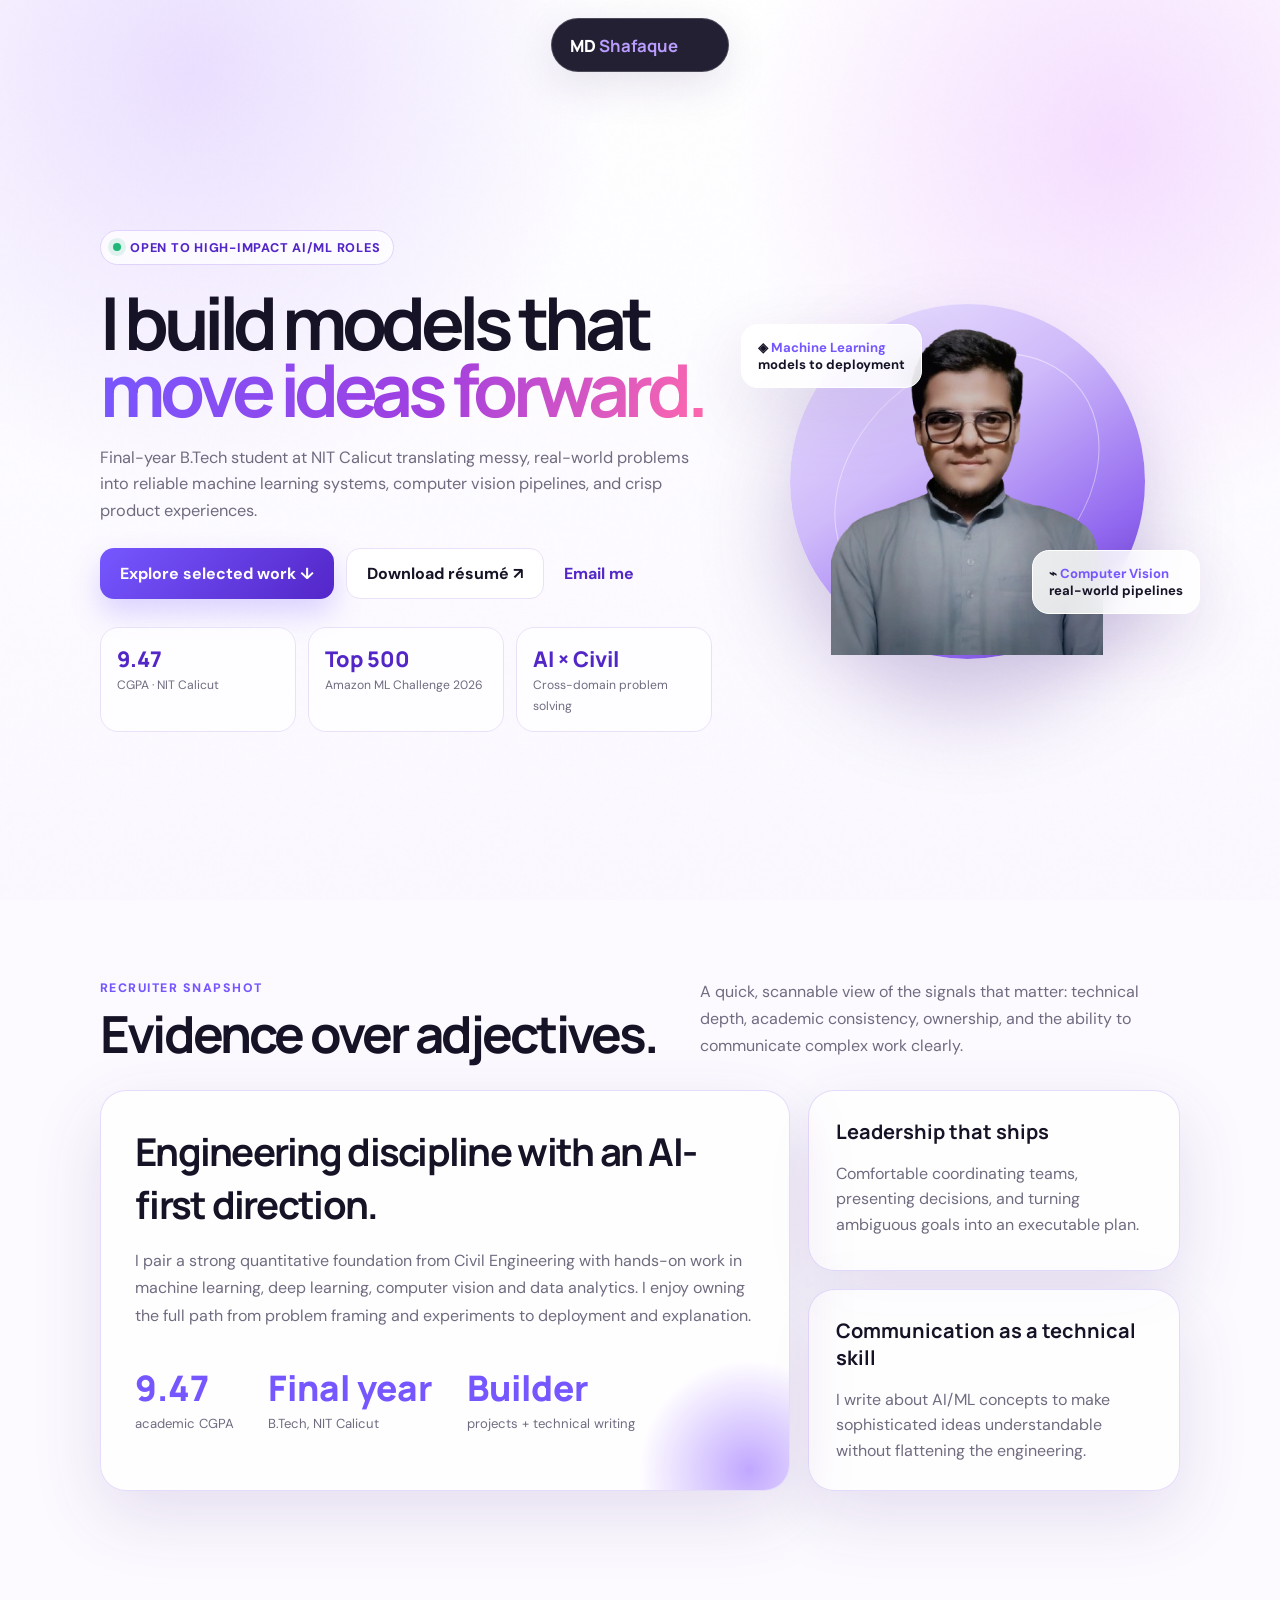
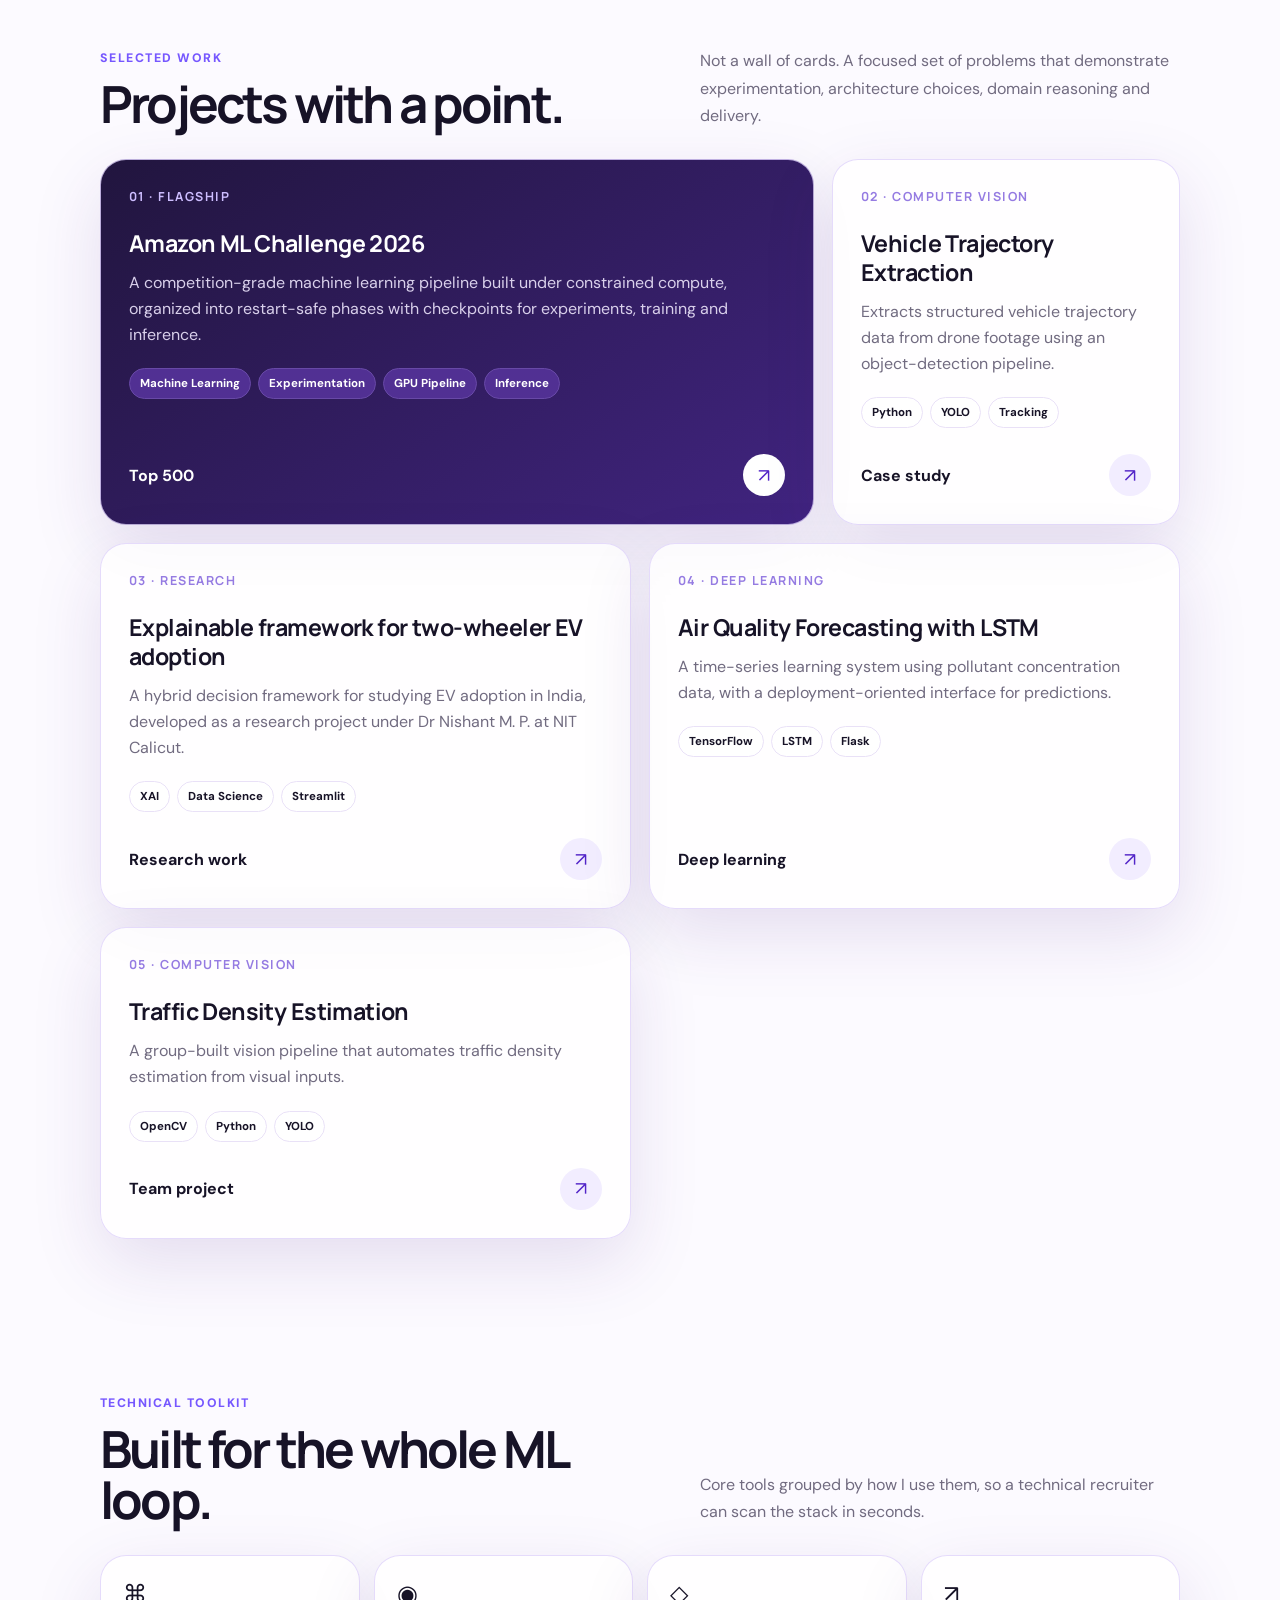
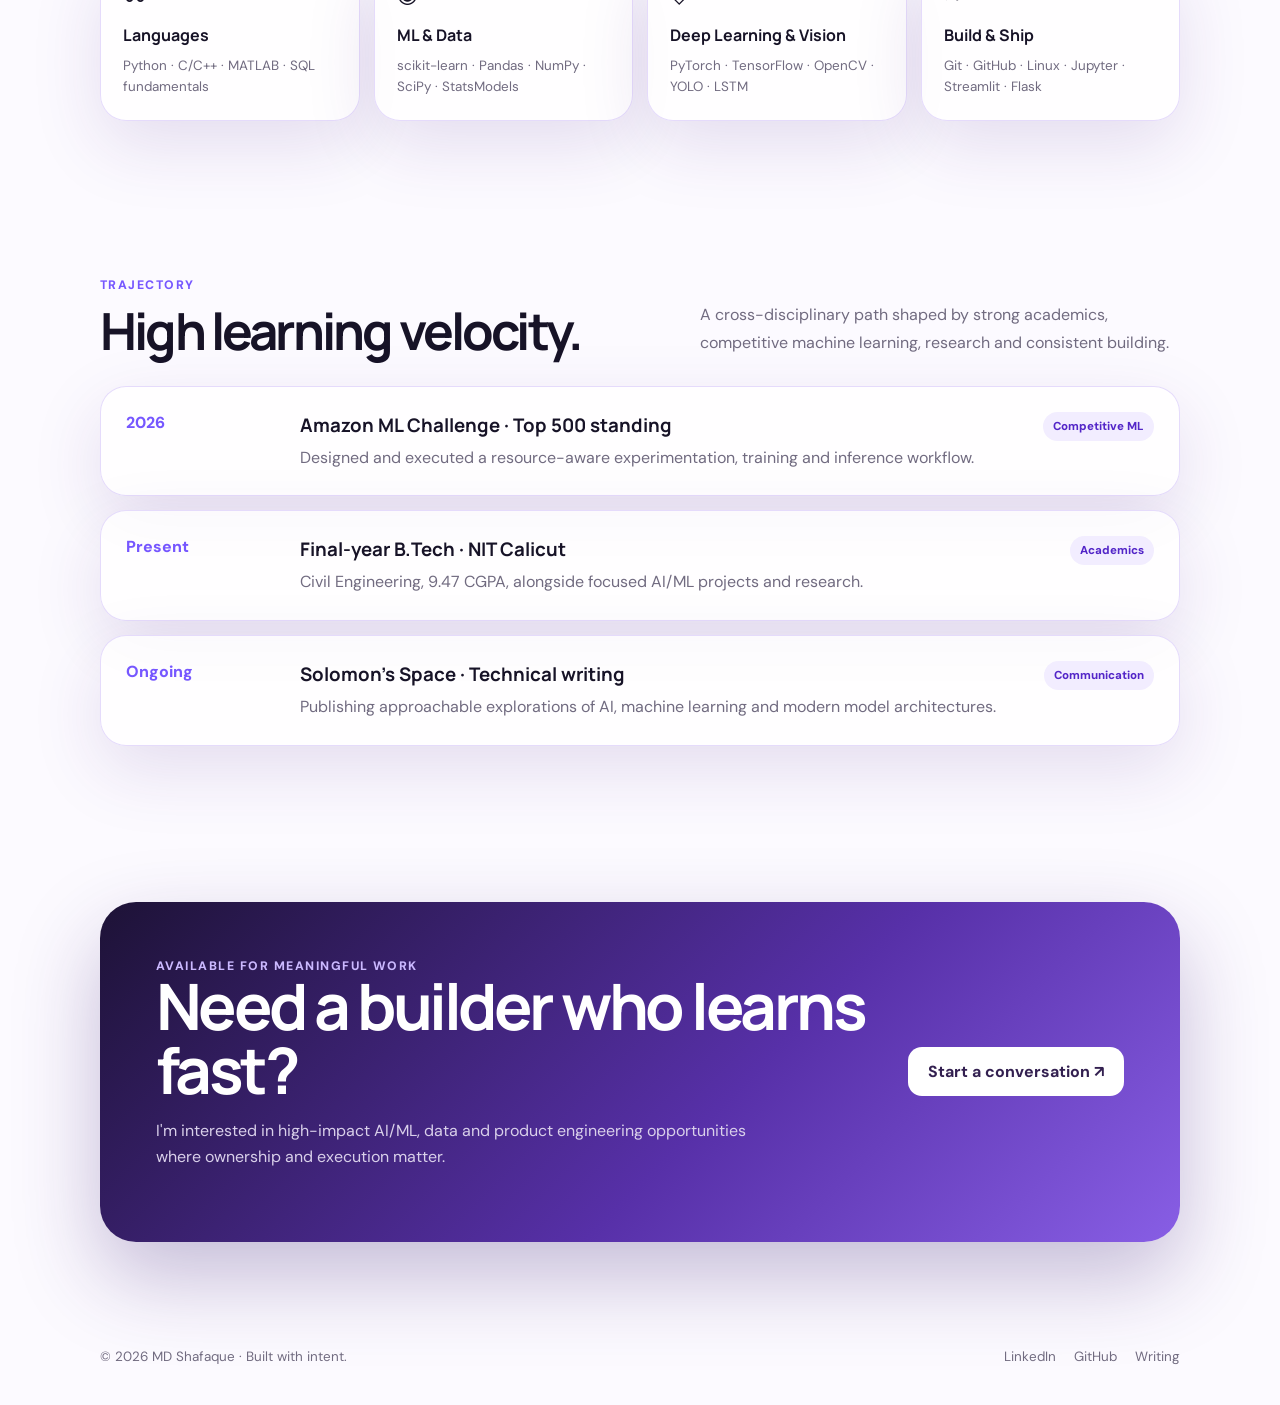
<file: index.html>
<!DOCTYPE html>
<html lang="en">
<head>
<meta charset="UTF-8"><meta name="viewport" content="width=device-width,initial-scale=1,viewport-fit=cover">
<meta name="theme-color" content="#7657ff"><meta name="description" content="MD Shafaque — AI/ML engineer, builder and final-year NIT Calicut student. Explore selected machine learning, computer vision and software projects.">
<title>MD Shafaque | AI/ML Engineer & Builder</title>
<link rel="preconnect" href="https://fonts.googleapis.com"><link rel="preconnect" href="https://fonts.gstatic.com" crossorigin>
<link href="https://fonts.googleapis.com/css2?family=DM+Sans:wght@400;500;600;700&family=Manrope:wght@500;600;700;800&display=swap" rel="stylesheet">
<style>
:root{--ink:#171327;--muted:#716b80;--purple:#7657ff;--purple2:#a44fff;--violet:#5326c8;--lav:#f2edff;--line:#e9e1f7;--card:rgba(255,255,255,.78);--shadow:0 24px 70px rgba(66,31,128,.13);--r:26px}*{box-sizing:border-box}html{scroll-behavior:smooth;scroll-padding-top:100px}body{margin:0;color:var(--ink);font-family:'DM Sans',sans-serif;background:#fcfaff;overflow-x:hidden}body:before{content:"";position:fixed;inset:0;z-index:-2;background:radial-gradient(circle at 15% 8%,#eadfff 0,transparent 31%),radial-gradient(circle at 87% 16%,#f5ddff 0,transparent 28%),linear-gradient(#fff,#fbf8ff)}a{color:inherit;text-decoration:none}button,input,textarea{font:inherit}.container{width:min(1160px,calc(100% - 40px));margin:auto}.noise{position:fixed;inset:0;pointer-events:none;z-index:-1;opacity:.035;background-image:url("data:image/svg+xml,%3Csvg viewBox='0 0 180 180' xmlns='http://www.w3.org/2000/svg'%3E%3Cfilter id='n'%3E%3CfeTurbulence type='fractalNoise' baseFrequency='.9' numOctaves='4' stitchTiles='stitch'/%3E%3C/filter%3E%3Crect width='100%25' height='100%25' filter='url(%23n)' opacity='.4'/%3E%3C/svg%3E")}.nav-shell{position:fixed;top:18px;left:50%;transform:translateX(-50%);z-index:100;width:min(1040px,calc(100% - 28px))}.nav{height:68px;padding:0 14px 0 20px;display:flex;align-items:center;justify-content:space-between;border:1px solid rgba(255,255,255,.9);border-radius:22px;background:rgba(255,255,255,.76);box-shadow:0 12px 45px rgba(48,26,95,.12);backdrop-filter:blur(20px)}.brand{font:800 1.05rem Manrope}.brand b{color:var(--purple)}.navlinks{display:flex;align-items:center;gap:4px}.navlinks a{padding:10px 12px;border-radius:12px;color:#514b60;font-size:.9rem;font-weight:600}.navlinks a:hover{background:var(--lav);color:var(--violet)}.navcta,.btn{border:0;display:inline-flex;align-items:center;justify-content:center;gap:9px;border-radius:14px;font-weight:700;transition:.25s transform,.25s box-shadow,.25s background}.navcta{padding:11px 16px!important;background:var(--ink)!important;color:#fff!important}.navcta:hover,.btn:hover{transform:translateY(-2px)}.menu{display:none;border:0;background:var(--lav);width:42px;height:42px;border-radius:12px;font-size:1.25rem}.hero{min-height:100vh;padding:146px 0 86px;display:grid;grid-template-columns:1.18fr .82fr;align-items:center;gap:65px}.eyebrow{display:inline-flex;align-items:center;gap:9px;padding:8px 12px;border:1px solid #dfd3fb;border-radius:999px;background:rgba(255,255,255,.74);color:var(--violet);font-size:.79rem;font-weight:800;letter-spacing:.06em;text-transform:uppercase}.dot{width:8px;height:8px;border-radius:50%;background:#20b878;box-shadow:0 0 0 5px rgba(32,184,120,.13)}h1,h2,h3{font-family:Manrope,sans-serif;margin:0}h1{margin-top:24px;font-size:clamp(3.8rem,7.2vw,7rem);line-height:.9;letter-spacing:-.075em;max-width:850px}.gradient{color:transparent;background:linear-gradient(104deg,var(--purple),#a13fe0 55%,#ff68ad);background-clip:text;-webkit-background-clip:text}.lede{margin:28px 0 0;max-width:690px;font-size:1.13rem;line-height:1.72;color:var(--muted)}.hero-actions{display:flex;flex-wrap:wrap;gap:12px;margin-top:30px}.btn{padding:14px 20px}.primary{background:linear-gradient(135deg,var(--purple),var(--violet));color:white;box-shadow:0 14px 30px rgba(118,87,255,.25)}.secondary{background:white;border:1px solid var(--line)}.text-btn{color:var(--violet);padding-inline:8px}.quickproof{display:grid;grid-template-columns:repeat(3,1fr);gap:12px;margin-top:38px;max-width:710px}.proof{padding:16px;border:1px solid var(--line);border-radius:18px;background:rgba(255,255,255,.66)}.proof strong{display:block;font:800 1.35rem Manrope;color:var(--violet)}.proof span{font-size:.76rem;color:var(--muted)}.visual{position:relative;min-height:520px;display:grid;place-items:center}.orb{position:absolute;width:430px;aspect-ratio:1;border-radius:50%;background:linear-gradient(145deg,#eee7ff,#cfbafa 40%,#9167f0 75%,#5530b6);box-shadow:0 45px 90px rgba(78,43,146,.28)}.orb:after{content:"";position:absolute;inset:14%;border:1px solid rgba(255,255,255,.44);border-radius:50%;transform:skew(-15deg)}.portrait{position:relative;z-index:2;width:310px;height:390px;object-fit:cover;object-position:50% 18%;border-radius:42% 42% 25% 25%;filter:saturate(.9);box-shadow:0 30px 75px rgba(31,18,60,.25);border:8px solid rgba(255,255,255,.72)}.float{position:absolute;z-index:3;padding:14px 16px;border:1px solid white;border-radius:17px;background:rgba(255,255,255,.84);backdrop-filter:blur(13px);box-shadow:var(--shadow);font-size:.82rem;font-weight:700}.float.one{top:58px;left:-13px}.float.two{right:-20px;bottom:82px}.float b{color:var(--purple)}section{padding:100px 0}.section-head{display:flex;justify-content:space-between;align-items:end;gap:30px;margin-bottom:38px}.kicker{font-size:.77rem;color:var(--purple);font-weight:800;letter-spacing:.12em;text-transform:uppercase}.section-head h2{font-size:clamp(2.2rem,5vw,4.2rem);line-height:1;letter-spacing:-.055em;margin-top:12px}.section-head p{max-width:480px;color:var(--muted);line-height:1.7;margin:0}.impact{display:grid;grid-template-columns:1.3fr .7fr;gap:18px}.panel{border:1px solid rgba(223,211,251,.8);border-radius:var(--r);background:var(--card);box-shadow:var(--shadow);overflow:hidden}.big-panel{padding:34px;min-height:380px;position:relative}.big-panel h3{font-size:clamp(1.8rem,3vw,2.7rem);letter-spacing:-.045em;max-width:680px}.big-panel p{max-width:670px;color:var(--muted);line-height:1.72}.metricline{display:flex;gap:34px;flex-wrap:wrap;margin-top:34px}.metricline strong{font:800 2.2rem Manrope;color:var(--purple);display:block}.metricline span{font-size:.82rem;color:var(--muted)}.halo{position:absolute;width:240px;height:240px;border-radius:50%;right:-80px;bottom:-100px;background:radial-gradient(circle,#c1a7ff,transparent 65%)}.stack{display:grid;gap:18px}.mini{padding:27px;min-height:181px}.mini h3{font-size:1.25rem}.mini p{color:var(--muted);line-height:1.6;margin-bottom:0}.projects{display:grid;grid-template-columns:repeat(12,1fr);gap:18px}.project{grid-column:span 6;padding:28px;min-height:340px;display:flex;flex-direction:column;position:relative;transition:.3s transform,.3s border-color}.project:hover{transform:translateY(-7px);border-color:#c9b5fa}.project.featured{grid-column:span 8;background:linear-gradient(145deg,#21153e,#412480);color:white}.project.compact{grid-column:span 4}.project .num{font:700 .78rem Manrope;letter-spacing:.12em;color:#957be2}.project.featured .num{color:#cdbdff}.project h3{font-size:1.45rem;line-height:1.25;margin:24px 0 12px;letter-spacing:-.025em}.project p{line-height:1.63;color:var(--muted);margin:0}.project.featured p{color:#d9d0eb}.tags{display:flex;gap:7px;flex-wrap:wrap;margin-top:20px}.tags span{padding:7px 10px;border:1px solid var(--line);border-radius:999px;font-size:.72rem;font-weight:700;background:rgba(255,255,255,.5)}.project.featured .tags span{border-color:#6849a7;background:#513093}.project-bottom{display:flex;justify-content:space-between;align-items:center;margin-top:auto;padding-top:26px}.arrow{width:42px;height:42px;border-radius:50%;display:grid;place-items:center;background:var(--lav);color:var(--violet);font-size:1.2rem}.featured .arrow{background:white}.skillgrid{display:grid;grid-template-columns:repeat(4,1fr);gap:14px}.skill{padding:22px}.skill .icon{font-size:1.5rem}.skill h3{font-size:1rem;margin:15px 0 10px}.skill p{font-size:.84rem;line-height:1.55;color:var(--muted);margin:0}.timeline{display:grid;gap:14px}.timeline article{padding:25px;display:grid;grid-template-columns:150px 1fr auto;gap:24px;align-items:start}.timeline time{color:var(--purple);font-weight:800}.timeline h3{font-size:1.17rem}.timeline p{color:var(--muted);line-height:1.6;margin:7px 0 0}.pill{padding:7px 10px;border-radius:999px;background:var(--lav);color:var(--violet);font-size:.72rem;font-weight:800}.cta{padding:56px;border-radius:36px;background:linear-gradient(135deg,#1d1236,#5730a8 58%,#885ee5);color:white;box-shadow:0 35px 85px rgba(54,24,111,.28);display:flex;justify-content:space-between;align-items:center;gap:30px}.cta h2{font-size:clamp(2.2rem,5vw,4.3rem);line-height:1;letter-spacing:-.055em}.cta p{color:#d9d0ea;max-width:620px;line-height:1.65}.cta .btn{background:white;color:#332050;white-space:nowrap}footer{padding:28px 0 40px}.footer{display:flex;justify-content:space-between;gap:20px;color:var(--muted);font-size:.84rem}.socials{display:flex;gap:18px}.reveal{opacity:0;transform:translateY(30px);transition:.75s ease}.reveal.show{opacity:1;transform:none}@media(max-width:900px){.navlinks a:not(.navcta){display:none}.menu{display:block}.nav.open{height:auto;padding-block:14px;align-items:flex-start}.nav.open .navlinks{position:absolute;top:76px;left:0;right:0;display:grid;padding:14px;background:white;border:1px solid var(--line);border-radius:18px;box-shadow:var(--shadow)}.nav.open .navlinks a:not(.navcta){display:block}.hero{grid-template-columns:1fr;padding-top:140px;text-align:center}.hero .eyebrow,.hero-actions{justify-content:center}.lede,.quickproof{margin-left:auto;margin-right:auto}.visual{min-height:470px}.impact{grid-template-columns:1fr}.project,.project.featured,.project.compact{grid-column:span 12}.skillgrid{grid-template-columns:repeat(2,1fr)}.timeline article{grid-template-columns:110px 1fr}.timeline .pill{display:none}.cta{align-items:flex-start;flex-direction:column}}@media(max-width:600px){.container{width:calc(100% - 24px)}.nav-shell{top:10px;width:calc(100% - 20px)}.nav{height:58px;border-radius:17px}.navcta{display:none!important}.hero{min-height:auto;padding:112px 0 65px;gap:30px}.hero h1{font-size:clamp(3.15rem,17vw,4.7rem)}.lede{font-size:1rem}.hero-actions{flex-direction:column;padding:0 12px}.hero-actions .btn{width:100%}.quickproof{grid-template-columns:1fr 1fr}.proof:last-child{grid-column:1/-1}.visual{min-height:370px}.orb{width:300px}.portrait{width:230px;height:300px}.float.one{top:30px;left:0}.float.two{right:0;bottom:28px}section{padding:72px 0}.section-head{align-items:flex-start;flex-direction:column}.big-panel{padding:25px}.metricline{gap:22px}.projects{gap:13px}.project{padding:22px;min-height:315px}.skillgrid{grid-template-columns:1fr}.timeline article{grid-template-columns:1fr;gap:8px}.cta{padding:32px 24px;border-radius:28px}.footer{flex-direction:column}.float{font-size:.68rem;padding:10px 11px}}@media(prefers-reduced-motion:reduce){*{scroll-behavior:auto!important;animation:none!important;transition:none!important}.reveal{opacity:1;transform:none}}

/* Compact viewport fit and Solomon-style expanding notch */
@media(min-width:901px){
  .container{width:min(1080px,calc(100% - 48px))}
  .hero{min-height:100svh;padding:120px 0 58px;gap:42px}
  h1{font-size:clamp(3.35rem,5.7vw,5.65rem);line-height:.92}
  .lede{font-size:1.02rem;line-height:1.62;margin-top:22px}
  .hero-actions{margin-top:24px}.quickproof{margin-top:28px}
  .visual{min-height:430px}.orb{width:355px}.portrait{width:272px;height:348px;object-fit:contain;object-position:center bottom;border:0;background:transparent;box-shadow:none;border-radius:0}
  section{padding:78px 0}.section-head{margin-bottom:30px}.section-head h2{font-size:clamp(2rem,4vw,3.55rem)}
  .project{min-height:300px}.big-panel{min-height:340px}
}
.nav-shell{width:fit-content;max-width:calc(100% - 24px)}
.nav{width:178px;height:54px;padding:0 18px;border-radius:28px;background:rgba(23,19,39,.94);border-color:rgba(255,255,255,.18);color:white;overflow:hidden;transition:width .5s cubic-bezier(.2,.8,.2,1),height .35s ease,border-radius .35s ease}
.nav .brand{white-space:nowrap;color:white}.nav .brand b{color:#b99dff}
.navlinks{opacity:0;pointer-events:none;transform:translateX(14px);white-space:nowrap;transition:.25s ease}
.nav:hover,.nav:focus-within,.nav.open{width:min(900px,calc(100vw - 28px));border-radius:24px}
.nav:hover .navlinks,.nav:focus-within .navlinks,.nav.open .navlinks{opacity:1;pointer-events:auto;transform:none;transition-delay:.15s}
.navlinks a{color:#eee9f9}.navlinks a:hover{background:rgba(255,255,255,.1);color:white}.navcta{background:white!important;color:#2b1a4a!important}
@media(max-width:900px){
  .nav-shell{width:calc(100% - 20px)}.nav{width:150px;height:56px}
  .nav:hover{width:150px}.nav.open{width:100%;height:356px;border-radius:24px}
  .nav.open .navlinks{top:68px;background:rgba(23,19,39,.98);border-color:rgba(255,255,255,.12)}
  .menu{display:block;position:absolute;right:7px;top:7px;background:rgba(255,255,255,.12);color:white}
  .nav.open .navcta{display:flex!important}
}
@media(max-width:600px){
 .hero{padding-top:98px}.hero h1{font-size:clamp(2.65rem,14vw,3.75rem);line-height:.94}.eyebrow{font-size:.68rem}.quickproof{margin-top:24px}
 .visual{min-height:325px}.orb{width:270px}.portrait{width:240px;height:300px;object-fit:contain;object-position:center bottom;border:0;background:transparent;box-shadow:none;border-radius:0}
 .float.one{top:18px}.float.two{bottom:12px}
}

/* Recruiter contact modal */
.contact-modal{position:fixed;inset:0;z-index:1000;display:grid;place-items:center;padding:20px;background:rgba(16,10,29,.58);backdrop-filter:blur(12px);opacity:0;visibility:hidden;transition:.28s ease}
.contact-modal.open{opacity:1;visibility:visible}.contact-dialog{position:relative;width:min(560px,100%);max-height:min(760px,calc(100svh - 32px));overflow:auto;padding:34px;border:1px solid rgba(255,255,255,.72);border-radius:30px;background:rgba(255,255,255,.96);box-shadow:0 35px 100px rgba(22,10,50,.35);transform:translateY(18px) scale(.97);transition:.28s ease}.contact-modal.open .contact-dialog{transform:none}.modal-close{position:absolute;top:16px;right:16px;width:40px;height:40px;border:0;border-radius:50%;background:var(--lav);color:var(--violet);font-size:1.25rem;cursor:pointer}.contact-dialog .kicker{margin-bottom:10px}.contact-dialog h2{font-size:clamp(2rem,6vw,3rem);letter-spacing:-.05em}.contact-intro{color:var(--muted);line-height:1.6;margin:10px 0 24px}.contact-form{display:grid;gap:15px}.form-row{display:grid;grid-template-columns:1fr 1fr;gap:13px}.field{display:grid;gap:7px}.field label{font-size:.78rem;font-weight:800;color:#514663}.field input,.field textarea{width:100%;border:1px solid var(--line);border-radius:14px;background:#fbf9ff;color:var(--ink);padding:13px 14px;outline:0;transition:.2s}.field input:focus,.field textarea:focus{border-color:#9a7af0;box-shadow:0 0 0 4px rgba(118,87,255,.11);background:white}.field textarea{resize:vertical;min-height:120px}.contact-submit{width:100%;cursor:pointer}.form-note{margin:0;text-align:center;color:var(--muted);font-size:.75rem}.form-status{min-height:20px;margin:0;color:var(--violet);font-size:.82rem;font-weight:700;text-align:center}.modal-open{overflow:hidden}@media(max-width:560px){.contact-dialog{padding:29px 19px 22px;border-radius:24px}.form-row{grid-template-columns:1fr}.contact-modal{padding:10px}}

/* Production mobile responsiveness */
img,svg{max-width:100%;height:auto}button,a{-webkit-tap-highlight-color:transparent}body{min-width:0}.container,.hero>*,.project,.panel{min-width:0}
@media(max-width:900px){
  html{scroll-padding-top:82px}
  .nav-shell{top:max(10px,env(safe-area-inset-top));max-width:none}
  .nav{max-width:100%}
  .nav.open{height:auto;min-height:350px;padding-bottom:14px;overflow:visible}
  .nav.open .navlinks{position:absolute;top:66px;left:0;right:0;display:flex;flex-direction:column;align-items:stretch;gap:4px;padding:13px}
  .nav.open .navlinks a{display:block;width:100%;padding:12px 14px;text-align:left}
  .nav.open .navlinks .navcta{display:flex!important;justify-content:center;margin-top:5px}
  .hero{min-height:auto;grid-template-columns:minmax(0,1fr);gap:20px;padding-top:112px}
  .hero>div:first-child{min-width:0}.hero h1{overflow-wrap:anywhere}
  .visual{width:100%;max-width:520px;margin-inline:auto}
  .impact,.projects,.skillgrid{min-width:0}
  .section-head{gap:16px}
}
@media(max-width:600px){
  :root{--r:20px}
  body{font-size:15px}
  .container{width:min(100% - 24px,540px)}
  .nav-shell{width:calc(100% - 20px)}
  .nav{width:148px;max-width:100%;padding-inline:16px}
  .nav.open{width:100%;min-height:348px}
  .brand{font-size:.93rem}.menu{width:42px;height:42px}
  .hero{display:flex;flex-direction:column;padding:96px 0 52px;text-align:center}
  .hero .eyebrow{max-width:100%;font-size:.63rem;line-height:1.35;white-space:normal;text-align:left}
  .hero h1{font-size:clamp(2.62rem,13.5vw,3.65rem);line-height:.94;letter-spacing:-.065em;margin-top:18px}
  .lede{font-size:.96rem;line-height:1.62;margin-top:18px;padding-inline:2px}
  .hero-actions{width:100%;padding:0;margin-top:22px;gap:9px}
  .hero-actions .btn{width:100%;min-height:48px}
  .quickproof{width:100%;grid-template-columns:repeat(2,minmax(0,1fr));gap:9px;margin-top:22px}
  .proof{padding:13px 9px;border-radius:15px}.proof strong{font-size:1.14rem}.proof span{font-size:.68rem;line-height:1.35;display:block}
  .proof:last-child{grid-column:1/-1}
  .visual{min-height:330px;margin-top:2px;overflow:hidden}
  .orb{width:min(270px,75vw)}
  .portrait{width:min(238px,68vw);height:298px;max-height:88vw}
  .float{max-width:145px;line-height:1.35}.float.one{left:0;top:24px}.float.two{right:0;bottom:15px}
  section{padding:62px 0}
  .section-head{margin-bottom:24px}.section-head h2{font-size:clamp(2rem,11vw,3rem);line-height:1.03}.section-head p{font-size:.94rem;line-height:1.6}
  .impact{gap:12px}.big-panel{min-height:0;padding:22px}.big-panel h3{font-size:1.65rem}.big-panel p{font-size:.93rem}
  .metricline{display:grid;grid-template-columns:1fr 1fr;gap:18px;margin-top:24px}.metricline strong{font-size:1.55rem}.metricline div:last-child{grid-column:1/-1}
  .stack{gap:12px}.mini{min-height:0;padding:22px}
  .projects{display:grid;grid-template-columns:minmax(0,1fr);gap:12px}.project,.project.featured,.project.compact{grid-column:1!important;min-height:0;padding:21px}.project h3{font-size:1.28rem;margin-top:18px}.project p{font-size:.91rem}.project-bottom{padding-top:22px}
  .tags{gap:6px}.tags span{font-size:.67rem}
  .skillgrid{grid-template-columns:minmax(0,1fr);gap:11px}.skill{padding:20px}
  .timeline{gap:11px}.timeline article{padding:20px;grid-template-columns:1fr;gap:7px}.timeline p{font-size:.92rem}
  .cta{padding:28px 21px;gap:22px}.cta h2{font-size:clamp(2rem,11vw,3rem)}.cta p{font-size:.92rem}.cta .btn{width:100%;white-space:normal;text-align:center}
  .footer{align-items:center;text-align:center}.socials{flex-wrap:wrap;justify-content:center}
  .contact-modal{align-items:end;padding:0}
  .contact-dialog{width:100%;max-height:92svh;border-radius:24px 24px 0 0;padding:28px 18px calc(20px + env(safe-area-inset-bottom));transform:translateY(30px)}
  .contact-dialog h2{font-size:2rem;padding-right:36px}.contact-intro{font-size:.9rem;margin-bottom:18px}
  .form-row{grid-template-columns:1fr}.field input,.field textarea{font-size:16px}
}
@media(max-width:380px){
 .container{width:calc(100% - 18px)}.hero h1{font-size:2.48rem}.quickproof{grid-template-columns:1fr}.proof:last-child{grid-column:auto}.visual{min-height:305px}.portrait{width:218px;height:276px}.float{font-size:.62rem;max-width:125px}.metricline{grid-template-columns:1fr}.metricline div:last-child{grid-column:auto}
}
@media(hover:none){.project:hover,.btn:hover{transform:none}.nav:hover{width:148px}.nav.open:hover{width:100%}}
</style></head><body><div class="noise"></div>
<div class="nav-shell"><nav class="nav" id="nav"><a class="brand" href="#home">MD <b>Shafaque</b></a><div class="navlinks"><a href="#about">About</a><a href="#projects">Projects</a><a href="#skills">Stack</a><a href="#journey">Journey</a><a href="Solomon's Space.html">Writing</a><a class="navcta" href="mailto:mdshafaque56@gmail.com">Let's talk ↗</a></div><button class="menu" id="menu" aria-label="Open menu" aria-expanded="false">☰</button></nav></div>
<main><section id="home" class="container hero"><div><span class="eyebrow"><i class="dot"></i> Open to high-impact AI/ML roles</span><h1>I build models that <span class="gradient">move ideas forward.</span></h1><p class="lede">Final-year B.Tech student at NIT Calicut translating messy, real-world problems into reliable machine learning systems, computer vision pipelines, and crisp product experiences.</p><div class="hero-actions"><a class="btn primary" href="#projects">Explore selected work ↓</a><a class="btn secondary" href="https://drive.google.com/uc?export=download&id=1OjaYpsQ660TzM053gO2s72sWwiJltD_a">Download résumé ↗</a><a class="btn text-btn" href="mailto:mdshafaque56@gmail.com">Email me</a></div><div class="quickproof"><div class="proof"><strong>9.47</strong><span>CGPA · NIT Calicut</span></div><div class="proof"><strong>Top 500</strong><span>Amazon ML Challenge 2026</span></div><div class="proof"><strong>AI × Civil</strong><span>Cross-domain problem solving</span></div></div></div><div class="visual"><div class="orb"></div><img class="portrait" src="[data-uri]" alt="Portfolio portrait"><div class="float one">◈ <b>Machine Learning</b><br>models to deployment</div><div class="float two">⌁ <b>Computer Vision</b><br>real-world pipelines</div></div></section>
<section id="about"><div class="container"><div class="section-head reveal"><div><div class="kicker">Recruiter snapshot</div><h2>Evidence over adjectives.</h2></div><p>A quick, scannable view of the signals that matter: technical depth, academic consistency, ownership, and the ability to communicate complex work clearly.</p></div><div class="impact"><article class="panel big-panel reveal"><h3>Engineering discipline with an AI-first direction.</h3><p>I pair a strong quantitative foundation from Civil Engineering with hands-on work in machine learning, deep learning, computer vision and data analytics. I enjoy owning the full path from problem framing and experiments to deployment and explanation.</p><div class="metricline"><div><strong>9.47</strong><span>academic CGPA</span></div><div><strong>Final year</strong><span>B.Tech, NIT Calicut</span></div><div><strong>Builder</strong><span>projects + technical writing</span></div></div><div class="halo"></div></article><div class="stack"><article class="panel mini reveal"><h3>Leadership that ships</h3><p>Comfortable coordinating teams, presenting decisions, and turning ambiguous goals into an executable plan.</p></article><article class="panel mini reveal"><h3>Communication as a technical skill</h3><p>I write about AI/ML concepts to make sophisticated ideas understandable without flattening the engineering.</p></article></div></div></div></section>
<section id="projects"><div class="container"><div class="section-head reveal"><div><div class="kicker">Selected work</div><h2>Projects with a point.</h2></div><p>Not a wall of cards. A focused set of problems that demonstrate experimentation, architecture choices, domain reasoning and delivery.</p></div><div class="projects"><article class="panel project featured reveal"><span class="num">01 · FLAGSHIP</span><h3>Amazon ML Challenge 2026</h3><p>A competition-grade machine learning pipeline built under constrained compute, organized into restart-safe phases with checkpoints for experiments, training and inference.</p><div class="tags"><span>Machine Learning</span><span>Experimentation</span><span>GPU Pipeline</span><span>Inference</span></div><div class="project-bottom"><b>Top 500</b><span class="arrow">↗</span></div></article><article class="panel project compact reveal"><span class="num">02 · COMPUTER VISION</span><h3>Vehicle Trajectory Extraction</h3><p>Extracts structured vehicle trajectory data from drone footage using an object-detection pipeline.</p><div class="tags"><span>Python</span><span>YOLO</span><span>Tracking</span></div><div class="project-bottom"><b>Case study</b><span class="arrow">↗</span></div></article><article class="panel project reveal"><span class="num">03 · RESEARCH</span><h3>Explainable framework for two-wheeler EV adoption</h3><p>A hybrid decision framework for studying EV adoption in India, developed as a research project under Dr Nishant M. P. at NIT Calicut.</p><div class="tags"><span>XAI</span><span>Data Science</span><span>Streamlit</span></div><div class="project-bottom"><b>Research work</b><span class="arrow">↗</span></div></article><article class="panel project reveal"><span class="num">04 · DEEP LEARNING</span><h3>Air Quality Forecasting with LSTM</h3><p>A time-series learning system using pollutant concentration data, with a deployment-oriented interface for predictions.</p><div class="tags"><span>TensorFlow</span><span>LSTM</span><span>Flask</span></div><div class="project-bottom"><b>Deep learning</b><span class="arrow">↗</span></div></article><article class="panel project reveal"><span class="num">05 · COMPUTER VISION</span><h3>Traffic Density Estimation</h3><p>A group-built vision pipeline that automates traffic density estimation from visual inputs.</p><div class="tags"><span>OpenCV</span><span>Python</span><span>YOLO</span></div><div class="project-bottom"><b>Team project</b><span class="arrow">↗</span></div></article></div></div></section>
<section id="skills"><div class="container"><div class="section-head reveal"><div><div class="kicker">Technical toolkit</div><h2>Built for the whole ML loop.</h2></div><p>Core tools grouped by how I use them, so a technical recruiter can scan the stack in seconds.</p></div><div class="skillgrid"><article class="panel skill reveal"><div class="icon">⌘</div><h3>Languages</h3><p>Python · C/C++ · MATLAB · SQL fundamentals</p></article><article class="panel skill reveal"><div class="icon">◉</div><h3>ML & Data</h3><p>scikit-learn · Pandas · NumPy · SciPy · StatsModels</p></article><article class="panel skill reveal"><div class="icon">◇</div><h3>Deep Learning & Vision</h3><p>PyTorch · TensorFlow · OpenCV · YOLO · LSTM</p></article><article class="panel skill reveal"><div class="icon">↗</div><h3>Build & Ship</h3><p>Git · GitHub · Linux · Jupyter · Streamlit · Flask</p></article></div></div></section>
<section id="journey"><div class="container"><div class="section-head reveal"><div><div class="kicker">Trajectory</div><h2>High learning velocity.</h2></div><p>A cross-disciplinary path shaped by strong academics, competitive machine learning, research and consistent building.</p></div><div class="timeline"><article class="panel reveal"><time>2026</time><div><h3>Amazon ML Challenge · Top 500 standing</h3><p>Designed and executed a resource-aware experimentation, training and inference workflow.</p></div><span class="pill">Competitive ML</span></article><article class="panel reveal"><time>Present</time><div><h3>Final-year B.Tech · NIT Calicut</h3><p>Civil Engineering, 9.47 CGPA, alongside focused AI/ML projects and research.</p></div><span class="pill">Academics</span></article><article class="panel reveal"><time>Ongoing</time><div><h3>Solomon's Space · Technical writing</h3><p>Publishing approachable explorations of AI, machine learning and modern model architectures.</p></div><span class="pill">Communication</span></article></div></div></section>
<section><div class="container"><div class="cta reveal"><div><div class="kicker" style="color:#cbb9ff">Available for meaningful work</div><h2>Need a builder who learns fast?</h2><p>I'm interested in high-impact AI/ML, data and product engineering opportunities where ownership and execution matter.</p></div><button class="btn" id="openContact" type="button">Start a conversation ↗</button></div></div></section></main>

<div class="contact-modal" id="contactModal" role="dialog" aria-modal="true" aria-labelledby="contactTitle" aria-hidden="true">
  <div class="contact-dialog">
    <button class="modal-close" id="closeContact" type="button" aria-label="Close contact form">×</button>
    <div class="kicker">Start a conversation</div>
    <h2 id="contactTitle">Let’s build something useful.</h2>
    <p class="contact-intro">Share the opportunity, project, or idea. The details below will be prepared as an email directly to MD Shafaque.</p>
    <form id="contactForm" class="contact-form">
      <div class="form-row">
        <div class="field"><label for="contactName">Name</label><input id="contactName" name="name" type="text" autocomplete="name" required></div>
        <div class="field"><label for="contactEmail">Email</label><input id="contactEmail" name="email" type="email" autocomplete="email" required></div>
      </div>
      <div class="field"><label for="contactSubject">Subject</label><input id="contactSubject" name="subject" type="text" value="Opportunity for MD Shafaque" required></div>
      <div class="field"><label for="contactMessage">Message</label><textarea id="contactMessage" name="message" rows="5" placeholder="Tell me about the role, project, or collaboration..." required></textarea></div>
      <button type="submit" class="btn primary contact-submit">Send message ↗</button>
      <p class="form-status" id="formStatus" aria-live="polite"></p>
      <p class="form-note">Prefer email? Write directly to mdshafaque56@gmail.com</p>
    </form>
  </div>
</div>
<footer><div class="container footer"><span>© <span id="year"></span> MD Shafaque · Built with intent.</span><div class="socials"><a href="https://www.linkedin.com/in/md-shafaque-37973b280/" target="_blank" rel="noreferrer">LinkedIn</a><a href="https://github.com/mdshafaque56" target="_blank" rel="noreferrer">GitHub</a><a href="Solomon's Space.html">Writing</a></div></div></footer>
<script>
document.getElementById('year').textContent=new Date().getFullYear();
const nav=document.getElementById('nav'),menu=document.getElementById('menu');
menu.onclick=()=>{const isOpen=nav.classList.toggle('open');menu.setAttribute('aria-expanded',String(isOpen));menu.textContent=isOpen?'×':'☰'};
document.querySelectorAll('.navlinks a').forEach(a=>a.onclick=()=>{nav.classList.remove('open');menu.setAttribute('aria-expanded','false');menu.textContent='☰'});
const io=new IntersectionObserver(es=>es.forEach(e=>{if(e.isIntersecting){e.target.classList.add('show');io.unobserve(e.target)}}),{threshold:.12});
document.querySelectorAll('.reveal').forEach(e=>io.observe(e));

const modal=document.getElementById('contactModal');
const openContact=document.getElementById('openContact');
const closeContact=document.getElementById('closeContact');
const contactForm=document.getElementById('contactForm');
const firstField=document.getElementById('contactName');
let lastFocused=null;
function showContact(){lastFocused=document.activeElement;modal.classList.add('open');modal.setAttribute('aria-hidden','false');document.body.classList.add('modal-open');setTimeout(()=>firstField.focus(),180)}
function hideContact(){modal.classList.remove('open');modal.setAttribute('aria-hidden','true');document.body.classList.remove('modal-open');lastFocused?.focus()}
openContact.addEventListener('click',showContact);
closeContact.addEventListener('click',hideContact);
modal.addEventListener('click',e=>{if(e.target===modal)hideContact()});
document.addEventListener('keydown',e=>{if(e.key==='Escape'&&modal.classList.contains('open'))hideContact()});
contactForm.addEventListener('submit',e=>{
  e.preventDefault();
  const data=new FormData(contactForm);
  const subject=encodeURIComponent(data.get('subject'));
  const body=encodeURIComponent(`Name: ${data.get('name')}\nEmail: ${data.get('email')}\n\n${data.get('message')}`);
  document.getElementById('formStatus').textContent='Opening your email app…';
  window.location.href=`mailto:mdshafaque56@gmail.com?subject=${subject}&body=${body}`;
});
</script></body></html>
</file>
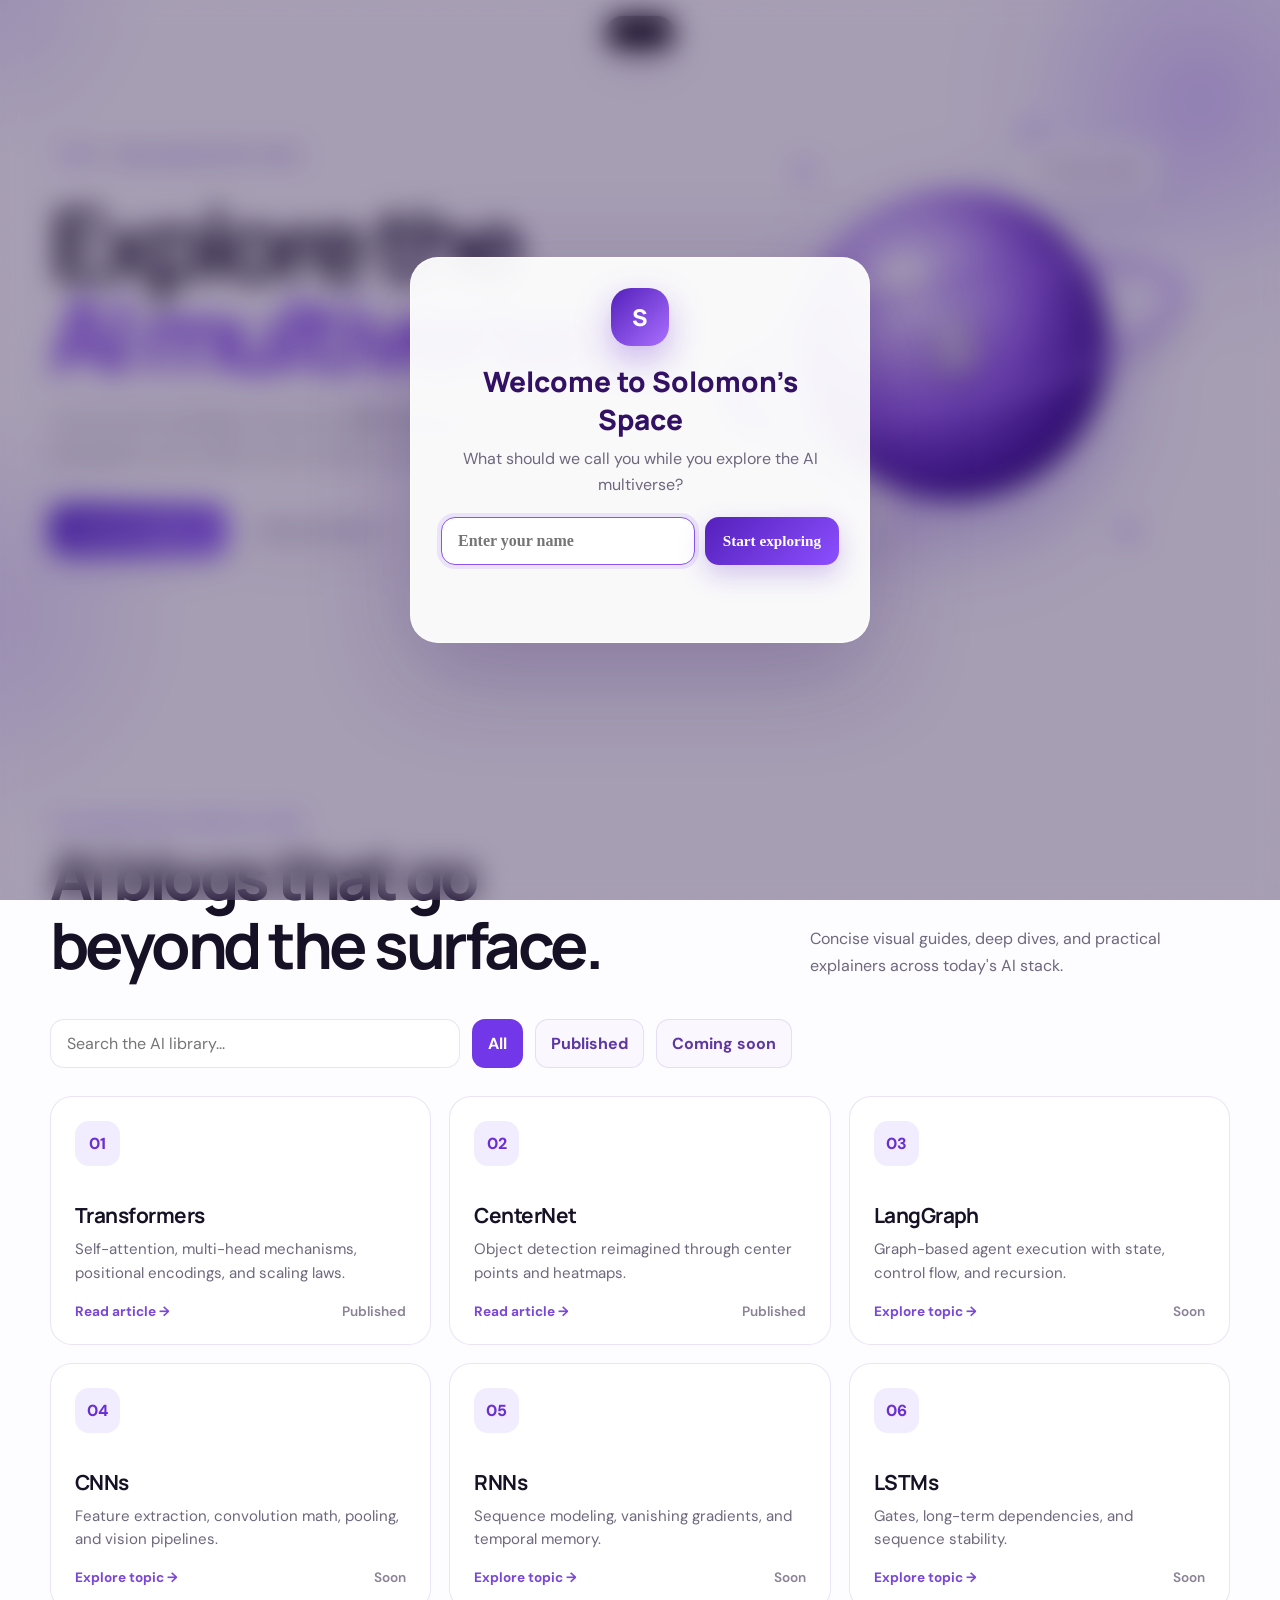
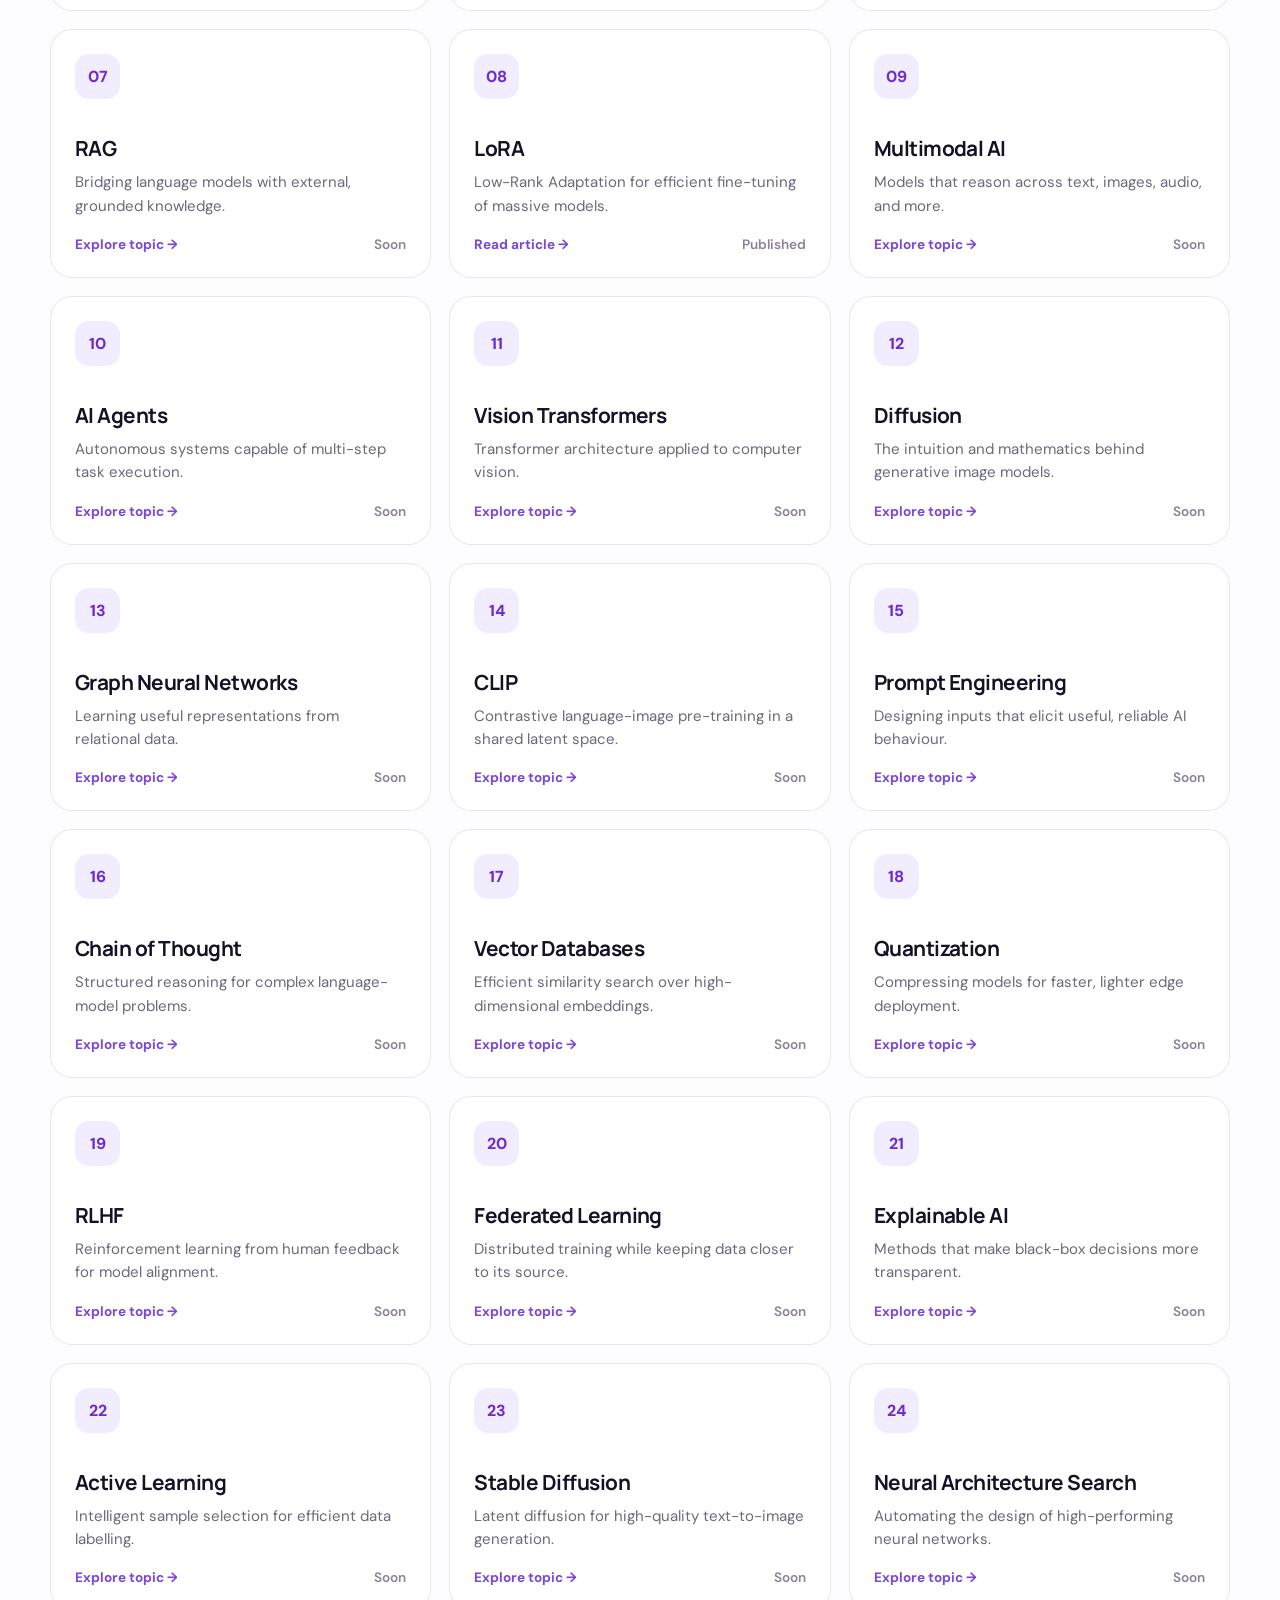
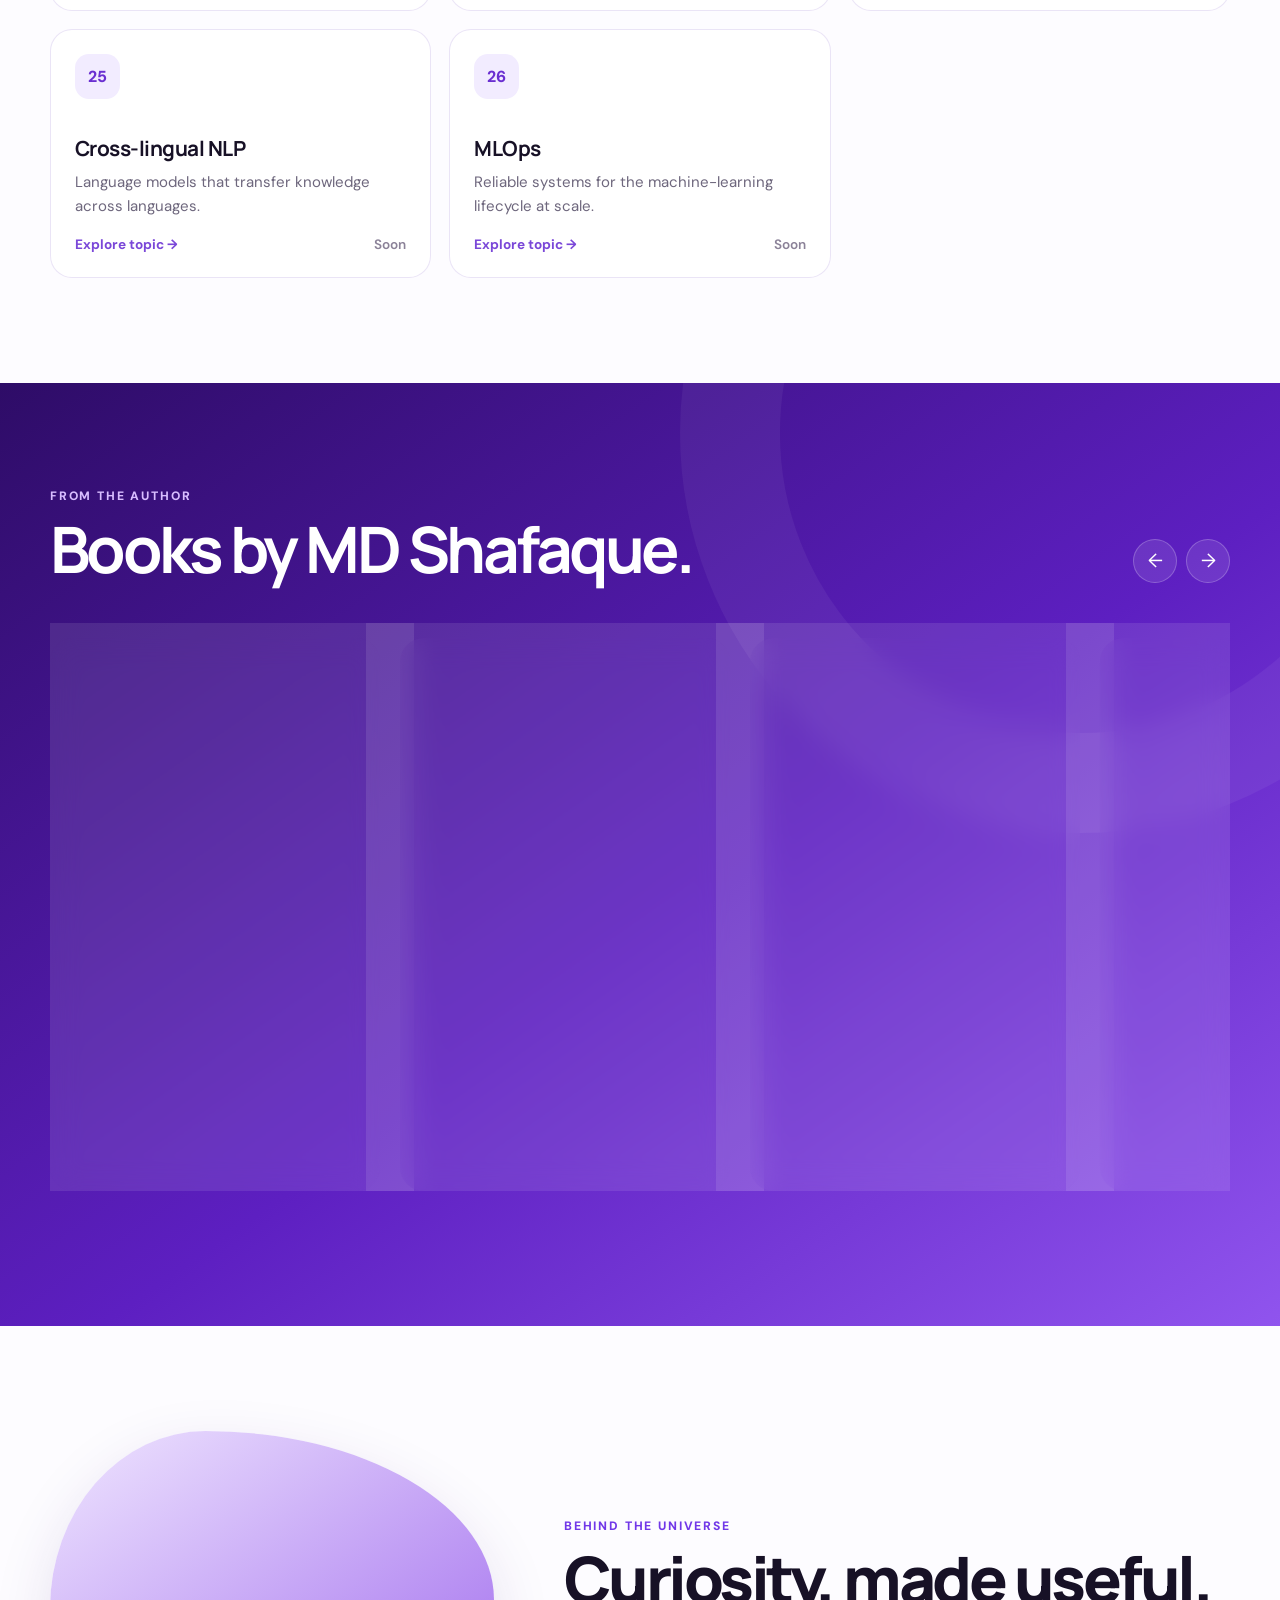
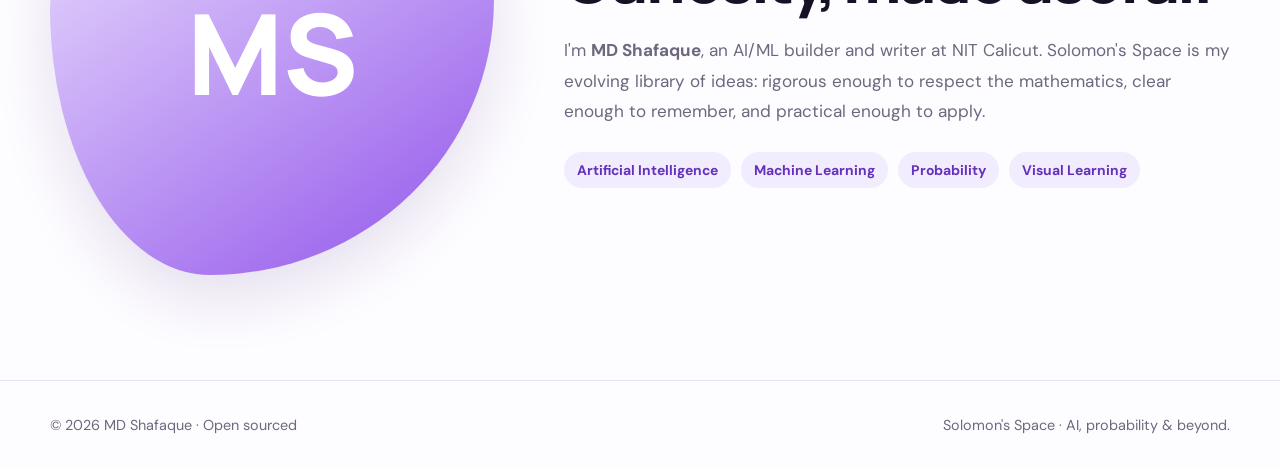
<file: blogsy.html>
<!DOCTYPE html>
<html lang="en">
<head>
  <meta charset="UTF-8" />
  <meta name="viewport" content="width=device-width, initial-scale=1.0" />
  <meta name="description" content="Solomon's Space — AI essays, visual explainers, and books by MD Shafaque." />
  <meta name="theme-color" content="#6d28d9" />
  <title>Solomon's Space | AI Writing by MD Shafaque</title>
  <link rel="preconnect" href="https://fonts.googleapis.com">
  <link rel="preconnect" href="https://fonts.gstatic.com" crossorigin>
  <link href="https://fonts.googleapis.com/css2?family=DM+Sans:wght@400;500;600;700&family=Manrope:wght@500;600;700;800&display=swap" rel="stylesheet">
  <style>
    :root{--ink:#171126;--muted:#6e677d;--purple:#7137e8;--purple2:#9a67ff;--violet:#4f1ccf;--lilac:#f2ecff;--line:rgba(105,64,189,.14);--white:#fff;--shadow:0 22px 60px rgba(65,32,122,.13);--radius:26px}
    *{box-sizing:border-box;margin:0;padding:0} html{scroll-behavior:smooth} body{font-family:'DM Sans',sans-serif;color:var(--ink);background:#fdfcff;overflow-x:hidden} a{color:inherit;text-decoration:none} button,input{font:inherit}
    ::selection{background:#d9c8ff;color:#311070}
    .noise{position:fixed;inset:0;pointer-events:none;z-index:90;opacity:.024;background-image:url("data:image/svg+xml,%3Csvg viewBox='0 0 180 180' xmlns='http://www.w3.org/2000/svg'%3E%3Cfilter id='n'%3E%3CfeTurbulence type='fractalNoise' baseFrequency='.95' numOctaves='4' stitchTiles='stitch'/%3E%3C/filter%3E%3Crect width='100%25' height='100%25' filter='url(%23n)' opacity='.9'/%3E%3C/svg%3E")}
    .orb{position:fixed;border-radius:50%;filter:blur(7px);pointer-events:none;z-index:-1}.orb.a{width:520px;height:520px;right:-180px;top:-160px;background:radial-gradient(circle,#d9c7ff 0,rgba(236,228,255,.25) 50%,transparent 72%)}.orb.b{width:420px;height:420px;left:-230px;top:45%;background:radial-gradient(circle,#eadfff 0,transparent 70%)}
    .cursor-glow{position:fixed;width:320px;height:320px;background:radial-gradient(circle,rgba(125,72,235,.12),transparent 68%);transform:translate(-50%,-50%);pointer-events:none;z-index:-1}
    .container{width:min(1180px,calc(100% - 40px));margin:auto}.nav{height:82px;display:flex;align-items:center;justify-content:space-between;position:relative;z-index:20}.brand{display:flex;align-items:center;gap:11px;font-family:Manrope;font-weight:800}.mark{width:38px;height:38px;border-radius:12px;display:grid;place-items:center;color:white;background:linear-gradient(145deg,var(--purple),#a875ff);box-shadow:0 9px 25px rgba(113,55,232,.3)}.links{display:flex;gap:30px;color:#514960;font-weight:600}.links a{position:relative}.links a:after{content:'';position:absolute;left:0;bottom:-7px;width:0;height:2px;background:var(--purple);transition:.25s}.links a:hover:after{width:100%}.nav-cta,.btn-primary{border:0;color:white;background:linear-gradient(135deg,var(--violet),var(--purple2));padding:12px 18px;border-radius:14px;font-weight:700;box-shadow:0 10px 25px rgba(103,55,210,.22);cursor:pointer;transition:.25s}.nav-cta:hover,.btn-primary:hover{transform:translateY(-2px);box-shadow:0 15px 30px rgba(103,55,210,.3)}
    .hero{min-height:710px;display:grid;grid-template-columns:1.15fr .85fr;align-items:center;gap:50px;padding:80px 0 100px}.eyebrow{display:inline-flex;align-items:center;gap:9px;border:1px solid var(--line);padding:9px 13px;border-radius:99px;background:rgba(255,255,255,.75);backdrop-filter:blur(15px);font-weight:700;color:#6332c8;font-size:.88rem}.dot{width:8px;height:8px;border-radius:50%;background:#8c4fff;box-shadow:0 0 0 6px #eee6ff}.hero h1{font-family:Manrope;font-size:clamp(3.6rem,7.7vw,7rem);letter-spacing:-.07em;line-height:.91;margin:26px 0}.gradient{background:linear-gradient(110deg,#3c126f 8%,#7a37e9 50%,#bd8dff);-webkit-background-clip:text;color:transparent}
    /* Rapid blog-name typing effect in the hero */
    .hero-gradient{
      display:inline-block;
      position:relative;
      min-width:10ch;
      text-align:left;
      background:none;
      -webkit-background-clip:initial;
      color:#7a37e9;
      transition:color .18s ease,text-shadow .18s ease;
      white-space:nowrap;
    }
    .hero-gradient::after{
      content:'';
      display:inline-block;
      width:.075em;
      height:.82em;
      margin-left:.07em;
      border-radius:99px;
      background:currentColor;
      vertical-align:-.04em;
      animation:typeCursor .62s steps(1,end) infinite;
      box-shadow:0 0 16px currentColor;
    }
    @keyframes typeCursor{50%{opacity:0}}
    .visitor-greeting{font-weight:800;color:#5f2eb8}
    .name-gate{position:fixed;inset:0;z-index:9999;display:grid;place-items:center;padding:22px;background:rgba(28,10,58,.38);backdrop-filter:blur(14px);transition:opacity .35s ease,visibility .35s ease}
    .name-gate.is-hidden{opacity:0;visibility:hidden;pointer-events:none}
    .name-card{width:min(100%,460px);padding:30px;border:1px solid rgba(255,255,255,.7);border-radius:28px;background:rgba(255,255,255,.94);box-shadow:0 30px 100px rgba(56,18,112,.28);text-align:center;transform:translateY(0);transition:transform .35s ease}
    .name-gate.is-hidden .name-card{transform:translateY(18px)}
    .name-orb{width:58px;height:58px;margin:0 auto 16px;display:grid;place-items:center;border-radius:20px;color:white;font:800 1.45rem Manrope;background:linear-gradient(135deg,#5420bb,#a96fff);box-shadow:0 14px 35px rgba(108,48,209,.34)}
    .name-card h2{margin:0 0 8px;font:800 1.75rem Manrope;color:#321064}
    .name-card p{margin:0 0 20px;color:var(--muted);line-height:1.6}
    .name-form{display:flex;gap:10px}
    .name-form input{min-width:0;flex:1;padding:14px 16px;border:1px solid var(--line);border-radius:14px;outline:none;font:600 1rem Inter;background:white;color:#2f1c53;transition:border-color .2s ease,box-shadow .2s ease}
    .name-form input:focus{border-color:#8b52ed;box-shadow:0 0 0 4px rgba(139,82,237,.13)}
    .name-form button{border:0;padding:14px 18px;border-radius:14px;color:white;font:800 .95rem Inter;cursor:pointer;background:linear-gradient(135deg,#5420bb,#8c4fff);box-shadow:0 10px 26px rgba(98,43,197,.25)}
    .name-error{min-height:18px;margin-top:9px!important;color:#c0264b!important;font-size:.82rem}
    @media(max-width:520px){.name-form{flex-direction:column}.name-form button{width:100%}}
.hero p{font-size:1.16rem;line-height:1.8;color:var(--muted);max-width:660px}.hero-actions{display:flex;gap:13px;margin-top:32px;flex-wrap:wrap}.btn{display:inline-flex;align-items:center;gap:9px;padding:14px 19px;border-radius:15px;font-weight:700;cursor:pointer}.btn-secondary{border:1px solid var(--line);background:white;color:#4c2a8a;box-shadow:0 8px 30px rgba(66,36,120,.07)}
    .hero-art{height:480px;position:relative;display:grid;place-items:center}.planet{width:310px;height:310px;border-radius:50%;position:relative;background:radial-gradient(circle at 34% 30%,#fff 0 5%,#decaff 13%,#985eef 44%,#5420bb 70%,#2d0f6f 100%);box-shadow:inset -35px -28px 60px rgba(34,7,82,.35),0 35px 90px rgba(101,49,211,.34);animation:float 5s ease-in-out infinite}.planet:after{content:'';position:absolute;width:440px;height:105px;border:17px solid rgba(157,105,240,.45);border-left-color:#6d30d1;border-right-color:#d3b9ff;border-radius:50%;left:50%;top:50%;transform:translate(-50%,-50%) rotate(-14deg);box-shadow:0 18px 30px rgba(67,27,144,.12)}.planet-core{position:absolute;inset:0;display:grid;place-items:center;color:white;font-family:Manrope;font-size:4rem;font-weight:800;z-index:2;text-shadow:0 5px 25px #321064}.sat{position:absolute;background:white;border:1px solid var(--line);box-shadow:var(--shadow);padding:12px 15px;border-radius:16px;font-weight:700;color:#5a299f;animation:float 4s ease-in-out infinite}.sat.one{top:40px;right:0}.sat.two{bottom:55px;left:-15px;animation-delay:-2s}.spark{position:absolute;width:9px;height:9px;border-radius:50%;background:#a46cff;box-shadow:0 0 20px #7e3ae4}.s1{top:13%;left:12%}.s2{bottom:10%;right:6%}.s3{top:5%;right:30%}@keyframes float{50%{transform:translateY(-13px) rotate(1deg)}}
    section{padding:105px 0}.section-head{display:flex;justify-content:space-between;align-items:end;gap:30px;margin-bottom:40px}.kicker{color:var(--purple);font-weight:800;text-transform:uppercase;letter-spacing:.15em;font-size:.76rem}.section-head h2{font-family:Manrope;font-size:clamp(2.2rem,5vw,4rem);letter-spacing:-.055em;line-height:1.08;margin-top:10px}.section-head p{color:var(--muted);line-height:1.7;max-width:420px}
    .blog-tools{display:flex;gap:12px;margin:0 0 28px}.search{flex:1;max-width:410px;background:white;border:1px solid var(--line);border-radius:14px;padding:13px 16px;outline:none}.search:focus{border-color:#9a6ce8;box-shadow:0 0 0 4px #f1eaff}.filter{border:1px solid var(--line);color:#5e37a2;background:#faf7ff;padding:12px 15px;border-radius:13px;font-weight:700;cursor:pointer}.filter.active{color:white;background:var(--purple)}
    .blog-grid{display:grid;grid-template-columns:repeat(3,1fr);gap:18px}.blog-card{min-height:245px;background:rgba(255,255,255,.86);border:1px solid var(--line);border-radius:22px;padding:24px;display:flex;flex-direction:column;position:relative;overflow:hidden;transition:.35s;transform-style:preserve-3d}.blog-card:before{content:'';position:absolute;inset:-2px;background:linear-gradient(120deg,transparent 20%,rgba(146,93,239,.11),transparent 70%);transform:translateX(-110%);transition:.65s}.blog-card:hover:before{transform:translateX(110%)}.blog-card:hover{transform:translateY(-7px);box-shadow:var(--shadow);border-color:rgba(109,55,213,.27)}.icon{width:45px;height:45px;display:grid;place-items:center;border-radius:14px;background:var(--lilac);color:#6a2fd1;font-weight:800;margin-bottom:35px}.blog-card h3{font-family:Manrope;font-size:1.3rem;letter-spacing:-.025em}.blog-card p{color:var(--muted);line-height:1.55;font-size:.94rem;margin:9px 0 18px}.meta{margin-top:auto;display:flex;justify-content:space-between;align-items:center;font-weight:700;color:#7a47d8;font-size:.85rem}.status{color:#8b8298;font-weight:600}.hidden{display:none!important}
    .books-wrap{background:linear-gradient(145deg,#2e0c67,#5d1fc1 55%,#9054ee);color:white;overflow:hidden;position:relative}.books-wrap:before{content:'';position:absolute;width:600px;height:600px;border-radius:50%;right:-200px;top:-350px;border:100px solid rgba(255,255,255,.05)}.books-wrap .kicker{color:#d8bdff}.books-wrap .section-head p{color:#d9caed}.slider-shell{position:relative}.book-slider{display:flex;gap:20px;overflow:auto;scroll-snap-type:x mandatory;scrollbar-width:none;padding:15px 2px 30px}.book-slider::-webkit-scrollbar{display:none}.book{min-width:330px;scroll-snap-align:start;background:rgba(255,255,255,.1);border:1px solid rgba(255,255,255,.15);border-radius:24px;padding:18px;backdrop-filter:blur(14px);transition:.3s}.book:hover{background:rgba(255,255,255,.15);transform:translateY(-5px)}.cover{height:360px;border-radius:17px;padding:30px;display:flex;flex-direction:column;justify-content:space-between;background:linear-gradient(155deg,#f8f3ff,#d7bcff 55%,#9a5eea);color:#321063;box-shadow:0 18px 35px rgba(21,4,55,.27);position:relative;overflow:hidden}.cover:after{content:'∑';position:absolute;right:-5px;bottom:-55px;font:800 11rem Manrope;color:rgba(72,25,143,.12)}.cover.dark{background:linear-gradient(145deg,#180636,#4b1591,#9e68f2);color:white}.cover.light{background:linear-gradient(145deg,#fff,#ece0ff);color:#421291}.cover small{font-weight:800;letter-spacing:.12em;text-transform:uppercase}.cover h3{font:800 2.05rem/1.05 Manrope;letter-spacing:-.05em;position:relative;z-index:2}.cover span{font-weight:700}.book-info{padding:20px 7px 5px}.book-info h3{font:700 1.13rem Manrope}.book-info p{color:#d8c9ed;font-size:.9rem;margin-top:7px}.book-link{display:flex;justify-content:space-between;align-items:center;margin-top:18px;font-weight:700;color:#fff}.slider-controls{display:flex;gap:9px}.arrow{width:44px;height:44px;border-radius:50%;border:1px solid rgba(255,255,255,.22);color:white;background:rgba(255,255,255,.1);cursor:pointer;font-size:1.2rem}
    .about{display:grid;grid-template-columns:.8fr 1.2fr;gap:70px;align-items:center}.portrait{aspect-ratio:1;border-radius:35% 65% 64% 36% / 40% 38% 62% 60%;background:linear-gradient(145deg,#efe5ff,#9154ea);display:grid;place-items:center;font:800 7rem Manrope;color:white;box-shadow:var(--shadow);animation:morph 9s ease-in-out infinite}@keyframes morph{50%{border-radius:58% 42% 37% 63% / 55% 60% 40% 45%}}.about h2{font:800 clamp(2.4rem,5vw,4.2rem)/1.03 Manrope;letter-spacing:-.055em;margin:12px 0 23px}.about p{color:var(--muted);font-size:1.07rem;line-height:1.8}.chips{display:flex;flex-wrap:wrap;gap:10px;margin-top:25px}.chip{background:var(--lilac);color:#6531ba;padding:9px 13px;border-radius:99px;font-weight:700;font-size:.87rem}
    footer{border-top:1px solid var(--line);padding:35px 0}.foot{display:flex;justify-content:space-between;color:var(--muted);font-size:.9rem}.reveal{opacity:0;transform:translateY(28px);transition:.7s ease}.reveal.show{opacity:1;transform:none}
    .modal{position:fixed;inset:0;background:rgba(31,10,66,.38);backdrop-filter:blur(14px);z-index:100;display:none;place-items:center;padding:20px}.modal.open{display:grid}.modal-card{background:white;width:min(480px,100%);border-radius:27px;padding:35px;box-shadow:0 30px 100px rgba(28,5,66,.26);text-align:center}.modal-orbit{width:80px;height:80px;border-radius:50%;margin:0 auto 21px;background:linear-gradient(145deg,#e9dcff,#7b3cdc);display:grid;place-items:center;color:white;font-size:2rem}.modal h3{font:800 2rem Manrope}.modal p{color:var(--muted);line-height:1.7;margin:12px 0 24px}.close{border:0;background:#eee7fb;color:#58249f;padding:12px 20px;border-radius:13px;font-weight:800;cursor:pointer}
    @media(max-width:900px){.links{display:none}.hero{grid-template-columns:1fr;text-align:center;padding-top:55px}.hero p{margin:auto}.hero-actions{justify-content:center}.hero-art{height:400px}.blog-grid{grid-template-columns:repeat(2,1fr)}.about{grid-template-columns:1fr}.portrait{max-width:420px;margin:auto}.section-head{align-items:start;flex-direction:column}.books-wrap .section-head{flex-direction:row;align-items:end}}
    @media(max-width:590px){.container{width:min(100% - 26px,1180px)}.nav-cta{display:none}.hero{min-height:auto;padding-bottom:70px}.hero h1{font-size:3.8rem}.hero-art{height:320px}.planet{width:220px;height:220px}.planet:after{width:300px;height:80px;border-width:12px}.planet-core{font-size:3rem}.sat{font-size:.8rem}.blog-grid{grid-template-columns:1fr}.blog-tools{flex-wrap:wrap}.filter{font-size:.82rem}.book{min-width:86vw}.cover{height:330px}.about{gap:38px}.foot{flex-direction:column;gap:8px}.books-wrap .section-head{flex-direction:column;align-items:start}section{padding:78px 0}}
    @media(prefers-reduced-motion:reduce){*{scroll-behavior:auto!important;animation:none!important;transition:none!important}.cursor-glow{display:none}}

    /* Dynamic Island navigation */
    .island-wrap{position:fixed;left:50%;top:16px;z-index:80;width:min(94vw,820px);height:74px;transform:translateX(-50%);display:flex;justify-content:center;pointer-events:none}
    .nav-island{pointer-events:auto;position:relative;width:68px;height:32px;border-radius:999px;background:#0d0913;border:1px solid rgba(255,255,255,.1);box-shadow:0 10px 34px rgba(37,9,66,.24),0 0 0 1px rgba(122,54,224,.18);overflow:hidden;transition:width .52s cubic-bezier(.22,1,.36,1),height .48s cubic-bezier(.22,1,.36,1),border-radius .45s,background .35s,box-shadow .35s}
    .nav-island:before{content:'';position:absolute;inset:-2px;border-radius:inherit;padding:2px;background:linear-gradient(100deg,#8ef1c7,#f1e87d 36%,#d06aff 76%,#8a50ff);-webkit-mask:linear-gradient(#000 0 0) content-box,linear-gradient(#000 0 0);-webkit-mask-composite:xor;mask-composite:exclude;opacity:.9;transition:opacity .35s}
    .nav-island:hover,.nav-island:focus-within,.nav-island.open{width:min(94vw,820px);height:66px;border-radius:22px;background:rgba(18,11,28,.96);box-shadow:0 20px 55px rgba(35,9,66,.32),0 0 35px rgba(132,67,235,.14)}
    .nav-island:hover:before,.nav-island:focus-within:before,.nav-island.open:before{opacity:.5}
    .island-trigger{position:absolute;inset:0;z-index:3;width:100%;height:100%;border:0;background:transparent;cursor:pointer}.island-dot{position:absolute;left:50%;top:50%;width:6px;height:6px;transform:translate(-50%,-50%);border-radius:50%;background:#7952a9;box-shadow:0 0 0 3px rgba(153,95,231,.1);transition:opacity .2s}
    .nav-island:hover .island-trigger,.nav-island:focus-within .island-trigger,.nav-island.open .island-trigger{width:44px;right:8px;left:auto}
    .nav-island:hover .island-dot,.nav-island:focus-within .island-dot,.nav-island.open .island-dot{opacity:0}
    .island-content{position:absolute;inset:0 24px;display:flex;align-items:center;gap:30px;opacity:0;transform:translateY(5px) scale(.97);pointer-events:none;transition:opacity .2s,transform .35s cubic-bezier(.22,1,.36,1)}
    .nav-island:hover .island-content,.nav-island:focus-within .island-content,.nav-island.open .island-content{opacity:1;transform:none;pointer-events:auto;transition-delay:.12s}
    .island-brand{white-space:nowrap;color:#fff;font-family:Manrope;font-weight:800;letter-spacing:-.025em}.island-brand span{color:#ad78ff}
    .island-links{display:flex;align-items:center;justify-content:center;gap:26px;margin-left:auto}.island-links a{position:relative;white-space:nowrap;color:rgba(255,255,255,.66);font-size:.87rem;font-weight:700;transition:color .25s}.island-links a:hover{color:#fff}.island-links a:after{content:'';position:absolute;left:0;right:100%;bottom:-7px;height:2px;border-radius:4px;background:#a96eff;transition:right .25s}.island-links a:hover:after{right:0}
    .island-cta{display:flex;align-items:center;gap:7px;white-space:nowrap;padding:10px 14px;border-radius:12px;color:white;background:linear-gradient(135deg,#7540d6,#9c63ee);font-size:.82rem;font-weight:800;box-shadow:0 8px 22px rgba(113,55,232,.27)}
    @media(max-width:680px){.island-wrap{top:10px}.nav-island:hover,.nav-island:focus-within,.nav-island.open{height:118px;border-radius:24px}.island-content{inset:0 16px;flex-wrap:wrap;align-content:center;gap:13px 17px}.island-brand{width:calc(100% - 44px)}.island-links{order:3;width:100%;justify-content:flex-start;gap:22px;margin:0}.island-cta{margin-left:auto}.island-links a{font-size:.8rem}}

    /* Definitive hero centering */
    .hero-centred{
      width:min(1180px,calc(100% - 40px));
      display:grid!important;
      place-items:center!important;
      text-align:center!important;
    }
    .hero-copy-centred{
      width:100%!important;
      max-width:1120px!important;
      margin-inline:auto!important;
      align-items:center!important;
      text-align:center!important;
    }
    .hero-copy-centred h1{
      width:100%!important;
      max-width:1120px!important;
      margin:29px auto 25px!important;
      text-align:center!important;
      text-wrap:balance;
    }
    .hero-copy-centred p{margin-inline:auto!important;text-align:center!important}
    .hero-copy-centred .hero-actions{width:100%;justify-content:center!important}
    @media(max-width:590px){
      .hero-centred{width:min(100% - 22px,1180px)}
      .hero-copy-centred h1{font-size:clamp(3.2rem,16.5vw,5.25rem)!important;line-height:.88!important}
      .hero-copy-centred h1>span:first-child{display:block}
    }

    /* Mobile-first refinements: static hero title, touch-friendly navigation, and responsive layouts */
    @media(max-width:768px){
      html,body{width:100%;max-width:100%;overflow-x:hidden}
      .container{width:min(100% - 28px,1180px)}
      .cursor-glow{display:none}
      .hero{min-height:auto;grid-template-columns:1fr;gap:24px;padding:112px 0 64px;text-align:center}
      .hero-copy-centred h1,.hero h1{font-size:clamp(2.65rem,12.5vw,4.5rem)!important;line-height:.96!important;letter-spacing:-.06em;margin:24px auto 20px!important}
      .hero-copy-centred h1>span:first-child{display:block}
      .hero-gradient{min-width:0;white-space:normal;text-align:center}
      .hero-gradient::after{display:none}
      .hero p{max-width:640px;margin:auto;padding:0 4px;font-size:1rem;line-height:1.7}
      .hero-actions{width:100%;justify-content:center;gap:11px;margin-top:26px}
      .hero-actions .btn{min-height:48px;justify-content:center}
      .hero-art{height:300px;width:100%}
      .planet{width:190px;height:190px}
      .planet:after{width:265px;height:68px;border-width:10px}
      .planet-core{font-size:2.55rem}
      .sat{font-size:.73rem;padding:9px 11px}
      .sat.one{top:24px;right:4px}.sat.two{bottom:35px;left:2px}
      section{padding:76px 0}
      .section-head{gap:16px;margin-bottom:28px}
      .section-head h2{font-size:clamp(2rem,10vw,3rem);line-height:1.08}
      .section-head p{max-width:100%}
      .blog-tools{display:grid;grid-template-columns:repeat(3,1fr);gap:8px}
      .search{grid-column:1/-1;max-width:none;width:100%;min-height:48px}
      .filter{padding:11px 8px;font-size:.77rem}
      .blog-grid{grid-template-columns:1fr;gap:14px}
      .blog-card{min-height:auto;padding:21px}
      .book{min-width:min(88vw,330px)}
      .cover{height:300px;padding:25px}
      .cover h3{font-size:1.75rem}
      .about{grid-template-columns:1fr;gap:38px}
      .portrait{width:min(82vw,360px);margin:auto}
      .foot{flex-direction:column;gap:8px;text-align:center}
      .books-wrap .section-head{flex-direction:row;align-items:end}
      .island-wrap{top:10px;width:calc(100% - 20px)}
      .nav-island:hover,.nav-island:focus-within,.nav-island.open{width:100%;height:122px;border-radius:22px}
      .island-content{inset:0 15px;flex-wrap:wrap;align-content:center;gap:12px 14px}
      .island-brand{width:calc(100% - 50px)}
      .island-cta{margin-left:auto;padding:9px 12px}
      .island-links{order:3;width:100%;justify-content:flex-start;gap:20px;margin:0;overflow-x:auto;scrollbar-width:none;padding-bottom:2px}
      .island-links::-webkit-scrollbar{display:none}
      .island-links a{font-size:.8rem}
      .name-card{padding:24px 20px}
      .modal-card{padding:28px 20px}
    }
    @media(max-width:420px){
      .container{width:calc(100% - 22px)}
      .hero{padding-top:104px}
      .hero-copy-centred h1,.hero h1{font-size:clamp(2.45rem,12.8vw,3.35rem)!important}
      .hero-actions{flex-direction:column;align-items:stretch;padding:0 8px}
      .hero-actions .btn{width:100%}
      .hero-art{height:270px}
      .planet{width:170px;height:170px}
      .planet:after{width:235px;height:60px;border-width:9px}
      .sat.one{right:0}.sat.two{left:0}
      .books-wrap .section-head{flex-direction:column;align-items:flex-start}
      .book{min-width:91vw}
      .cover{height:280px}
    }
  </style>
</head>
<body>
  <div class="name-gate" id="nameGate" role="dialog" aria-modal="true" aria-labelledby="nameTitle">
    <div class="name-card">
      <div class="name-orb">S</div>
      <h2 id="nameTitle">Welcome to Solomon’s Space</h2>
      <p>What should we call you while you explore the AI multiverse?</p>
      <form class="name-form" id="nameForm">
        <input id="visitorNameInput" type="text" maxlength="32" autocomplete="name" placeholder="Enter your name" aria-label="Your name" required>
        <button type="submit">Start exploring</button>
      </form>
      <p class="name-error" id="nameError" aria-live="polite"></p>
    </div>
  </div>
<div class="noise"></div><div class="orb a"></div><div class="orb b"></div><div class="cursor-glow" id="glow"></div>
<header class="island-wrap" id="islandWrap">
  <nav class="nav-island" id="navIsland" aria-label="Primary navigation">
    <button class="island-trigger" id="islandTrigger" aria-label="Open navigation" aria-expanded="false">
      <span class="island-dot"></span>
    </button>
    <div class="island-content">
      <a class="island-brand" href="#top"><span>Solomon</span>'s Space</a>
      <div class="island-links"><a href="#blogs">AI Blogs</a><a href="#books">Books</a><a href="#about">About</a></div>
      <a class="island-cta" href="#books">Explore <span>↗</span></a>
    </div>
  </nav>
</header>
<main id="top">
  <section class="hero container">
    <div class="hero-copy reveal"><div class="eyebrow"><span class="dot"></span><span class="visitor-greeting" id="visitorGreeting">Hi!</span>&nbsp; Ideas engineered for clarity</div><h1><span>Explore the </span><span class="gradient hero-gradient" id="typingTopic" aria-live="polite">AI Multiverse</span></h1><p>A personal knowledge universe by <strong>MD Shafaque</strong>, where machine learning, probability, and modern AI are made visual, intuitive, and useful.</p><div class="hero-actions"><a class="btn btn-primary" href="#blogs">Read the blogs <span>↓</span></a><a class="btn btn-secondary" href="#books">Browse books <span>↗</span></a></div></div>
    <div class="hero-art reveal"><i class="spark s1"></i><i class="spark s2"></i><i class="spark s3"></i><div class="planet"><div class="planet-core">S</div></div><div class="sat one">✦ AI, decoded</div><div class="sat two">⌁ Learn visually</div></div>
  </section>

  <section id="blogs"><div class="container"><div class="section-head reveal"><div><div class="kicker">The knowledge constellation</div><h2>AI blogs that go<br>beyond the surface.</h2></div><p>Concise visual guides, deep dives, and practical explainers across today's AI stack.</p></div>
    <div class="blog-tools reveal"><input class="search" id="search" type="search" placeholder="Search the AI library..." aria-label="Search blogs"><button class="filter active" data-filter="all">All</button><button class="filter" data-filter="live">Published</button><button class="filter" data-filter="soon">Coming soon</button></div>
    <div class="blog-grid" id="blogGrid"></div>
  </div></section>

  <section class="books-wrap" id="books"><div class="container"><div class="section-head reveal"><div><div class="kicker">From the author</div><h2>Books by MD Shafaque.</h2></div><div class="slider-controls"><button class="arrow" id="prev" aria-label="Previous book">←</button><button class="arrow" id="next" aria-label="Next book">→</button></div></div>
    <div class="slider-shell reveal"><div class="book-slider" id="bookSlider">
      <article class="book"><a href="https://drive.google.com/file/d/1twJM-qLCoyYxO364R1cxD6h8A6X8zL1n/view?usp=sharing" target="_blank" rel="noopener noreferrer"><div class="cover"><small>Advanced Illustrations</small><h3>Probability & Statistics</h3><span>MD Shafaque · First Edition 2026</span></div><div class="book-info"><h3>Advanced Illustrations in Probability & Statistics</h3><p>12 landmark ideas, hard variations, and ML applications.</p><div class="book-link">Open the book <span>↗</span></div></div></a></article>
      <article class="book coming"><div class="cover dark"><small>Solomon's Space Library</small><h3>The Geometry of Machine Learning</h3><span>MD Shafaque · Coming soon</span></div><div class="book-info"><h3>The Geometry of Machine Learning</h3><p>A visual journey through representations and decision spaces.</p><div class="book-link">Preview soon <span>→</span></div></div></article>
      <article class="book coming"><div class="cover light"><small>Solomon's Space Library</small><h3>AI Systems, From First Principles</h3><span>MD Shafaque · Coming soon</span></div><div class="book-info"><h3>AI Systems, From First Principles</h3><p>Models, data, evaluation, and deployment in one mental model.</p><div class="book-link">Preview soon <span>→</span></div></div></article>
      <article class="book coming"><div class="cover"><small>Solomon's Space Library</small><h3>Agents That Actually Work</h3><span>MD Shafaque · Coming soon</span></div><div class="book-info"><h3>Agents That Actually Work</h3><p>A practical field guide to reliable agentic applications.</p><div class="book-link">Preview soon <span>→</span></div></div></article>
    </div></div>
  </div></section>

  <section id="about"><div class="container about"><div class="portrait reveal">MS</div><div class="reveal"><div class="kicker">Behind the universe</div><h2>Curiosity, made useful.</h2><p>I'm <strong>MD Shafaque</strong>, an AI/ML builder and writer at NIT Calicut. Solomon's Space is my evolving library of ideas: rigorous enough to respect the mathematics, clear enough to remember, and practical enough to apply.</p><div class="chips"><span class="chip">Artificial Intelligence</span><span class="chip">Machine Learning</span><span class="chip">Probability</span><span class="chip">Visual Learning</span></div></div></div></section>
</main>
<footer><div class="container foot"><span>© 2026 MD Shafaque · Open sourced</span><span>Solomon's Space · AI, probability & beyond.</span></div></footer>
<div class="modal" id="modal" role="dialog" aria-modal="true" aria-labelledby="modalTitle"><div class="modal-card"><div class="modal-orbit">✦</div><h3 id="modalTitle">This idea is in orbit.</h3><p>The page is being researched, illustrated, and polished. It will land in Solomon's Space soon.</p><button class="close" id="closeModal">Got it</button></div></div>
<script>
const blogs = [
['Transformers','Self-attention, multi-head mechanisms, positional encodings, and scaling laws.','TransformersUpdated.html','live'],
['CenterNet','Object detection reimagined through center points and heatmaps.','centernet-blog.html','live'],
['LangGraph','Graph-based agent execution with state, control flow, and recursion.','comingsoon.html','soon'],
['CNNs','Feature extraction, convolution math, pooling, and vision pipelines.','comingsoon.html','soon'],
['RNNs','Sequence modeling, vanishing gradients, and temporal memory.','comingsoon.html','soon'],
['LSTMs','Gates, long-term dependencies, and sequence stability.','comingsoon.html','soon'],
['RAG','Bridging language models with external, grounded knowledge.','comingsoon.html','soon'],
['LoRA','Low-Rank Adaptation for efficient fine-tuning of massive models.','LoRA Final.html','live'],
['Multimodal AI','Models that reason across text, images, audio, and more.','comingsoon.html','soon'],
['AI Agents','Autonomous systems capable of multi-step task execution.','comingsoon.html','soon'],
['Vision Transformers','Transformer architecture applied to computer vision.','comingsoon.html','soon'],
['Diffusion','The intuition and mathematics behind generative image models.','comingsoon.html','soon'],
['Graph Neural Networks','Learning useful representations from relational data.','comingsoon.html','soon'],
['CLIP','Contrastive language-image pre-training in a shared latent space.','comingsoon.html','soon'],
['Prompt Engineering','Designing inputs that elicit useful, reliable AI behaviour.','comingsoon.html','soon'],
['Chain of Thought','Structured reasoning for complex language-model problems.','comingsoon.html','soon'],
['Vector Databases','Efficient similarity search over high-dimensional embeddings.','comingsoon.html','soon'],
['Quantization','Compressing models for faster, lighter edge deployment.','comingsoon.html','soon'],
['RLHF','Reinforcement learning from human feedback for model alignment.','comingsoon.html','soon'],
['Federated Learning','Distributed training while keeping data closer to its source.','comingsoon.html','soon'],
['Explainable AI','Methods that make black-box decisions more transparent.','comingsoon.html','soon'],
['Active Learning','Intelligent sample selection for efficient data labelling.','comingsoon.html','soon'],
['Stable Diffusion','Latent diffusion for high-quality text-to-image generation.','comingsoon.html','soon'],
['Neural Architecture Search','Automating the design of high-performing neural networks.','comingsoon.html','soon'],
['Cross-lingual NLP','Language models that transfer knowledge across languages.','comingsoon.html','soon'],
['MLOps','Reliable systems for the machine-learning lifecycle at scale.','comingsoon.html','soon']
];

/* Collect the visitor name once and personalize the greeting. */
const nameGate=document.getElementById('nameGate');
const nameForm=document.getElementById('nameForm');
const visitorNameInput=document.getElementById('visitorNameInput');
const visitorGreeting=document.getElementById('visitorGreeting');
const nameError=document.getElementById('nameError');

function cleanVisitorName(value){
  return value.trim().replace(/\s+/g,' ').replace(/[^\p{L}\p{M} .'-]/gu,'').slice(0,32);
}
function greetVisitor(name){
  visitorGreeting.textContent=`Hi, ${name}!`;
}
const savedVisitorName=cleanVisitorName(localStorage.getItem('solomonsVisitorName')||'');
if(savedVisitorName){
  greetVisitor(savedVisitorName);
  nameGate.classList.add('is-hidden');
}else{
  setTimeout(()=>visitorNameInput.focus(),250);
}
nameForm.addEventListener('submit',event=>{
  event.preventDefault();
  const name=cleanVisitorName(visitorNameInput.value);
  if(!name){
    nameError.textContent='Please enter your name to continue.';
    visitorNameInput.focus();
    return;
  }
  localStorage.setItem('solomonsVisitorName',name);
  greetVisitor(name);
  nameError.textContent='';
  nameGate.classList.add('is-hidden');
});

/* Rapidly type every blog title in the hero, then return to AI multiverse. */
const typingTopic=document.getElementById('typingTopic');
const typingItems=[
  ['AI multiverse.','#7a37e9'],
  ...blogs
    .filter(blog=>blog[0].trim().split(/\s+/).length<=2)
    .map((blog,index)=>[blog[0]+'.',[
      '#7c3aed','#2563eb','#db2777','#059669','#ea580c','#0891b2',
      '#9333ea','#dc2626','#4f46e5','#16a34a','#c026d3','#0284c7'
    ][index%12]])
];
let typingItemIndex=0;
let typingCharIndex=typingItems[0][0].length;
let typingDeleting=true;
let typingTimer;

function runHeroTyping(){
  if(!typingTopic) return;
  const [word,color]=typingItems[typingItemIndex];
  typingTopic.style.color=color;
  typingTopic.style.textShadow=`0 10px 34px ${color}2b`;

  if(typingDeleting){
    typingCharIndex--;
    typingTopic.textContent=word.slice(0,Math.max(0,typingCharIndex));
    if(typingCharIndex<=0){
      typingDeleting=false;
      typingItemIndex=(typingItemIndex+1)%typingItems.length;
      typingTimer=setTimeout(runHeroTyping,70);
      return;
    }
    typingTimer=setTimeout(runHeroTyping,28);
  }else{
    const nextWord=typingItems[typingItemIndex][0];
    typingCharIndex++;
    typingTopic.textContent=nextWord.slice(0,typingCharIndex);
    if(typingCharIndex>=nextWord.length){
      typingDeleting=true;
      typingTimer=setTimeout(runHeroTyping,520);
      return;
    }
    typingTimer=setTimeout(runHeroTyping,46);
  }
}

const mobileHeroQuery=window.matchMedia('(max-width: 768px)');
function configureHeroTyping(){
  clearTimeout(typingTimer);
  if(mobileHeroQuery.matches){
    typingTopic.textContent='AI Multiverse';
    typingTopic.style.color='#7a37e9';
    typingTopic.style.textShadow='none';
  }else if(window.matchMedia('(prefers-reduced-motion: reduce)').matches){
    typingTopic.textContent='AI Multiverse';
  }else{
    typingItemIndex=0;
    typingCharIndex=typingItems[0][0].length;
    typingDeleting=true;
    typingTopic.textContent=typingItems[0][0];
    typingTimer=setTimeout(runHeroTyping,700);
  }
}
configureHeroTyping();
mobileHeroQuery.addEventListener?.('change',configureHeroTyping);

const grid=document.getElementById('blogGrid'); let active='all';
function render(){const q=document.getElementById('search').value.toLowerCase(); grid.innerHTML=''; blogs.filter(b=>(active==='all'||b[3]===active)&&(b[0]+' '+b[1]).toLowerCase().includes(q)).forEach((b,i)=>{const a=document.createElement('a');a.href=b[2];a.className='blog-card reveal show';a.dataset.status=b[3];a.innerHTML=`<div class="icon">${String(i+1).padStart(2,'0')}</div><h3>${b[0]}</h3><p>${b[1]}</p><div class="meta"><span>${b[3]==='live'?'Read article →':'Explore topic →'}</span><span class="status">${b[3]==='live'?'Published':'Soon'}</span></div>`;if(b[3]==='soon')a.addEventListener('click',e=>{e.preventDefault();openModal()});grid.appendChild(a)});}
render(); document.getElementById('search').addEventListener('input',render);document.querySelectorAll('.filter').forEach(btn=>btn.addEventListener('click',()=>{document.querySelectorAll('.filter').forEach(x=>x.classList.remove('active'));btn.classList.add('active');active=btn.dataset.filter;render()}));
const modal=document.getElementById('modal');function openModal(){modal.classList.add('open');document.body.style.overflow='hidden'}function closeModal(){modal.classList.remove('open');document.body.style.overflow=''}document.getElementById('closeModal').onclick=closeModal;modal.addEventListener('click',e=>{if(e.target===modal)closeModal()});document.addEventListener('keydown',e=>{if(e.key==='Escape')closeModal()});document.querySelectorAll('.coming').forEach(x=>x.addEventListener('click',openModal));
const slider=document.getElementById('bookSlider');document.getElementById('next').onclick=()=>slider.scrollBy({left:350,behavior:'smooth'});document.getElementById('prev').onclick=()=>slider.scrollBy({left:-350,behavior:'smooth'});
const observer=new IntersectionObserver(entries=>entries.forEach(e=>{if(e.isIntersecting)e.target.classList.add('show')}),{threshold:.11});document.querySelectorAll('.reveal').forEach(el=>observer.observe(el));
const glow=document.getElementById('glow');window.addEventListener('pointermove',e=>{glow.style.left=e.clientX+'px';glow.style.top=e.clientY+'px'});

const navIsland=document.getElementById('navIsland');
const islandTrigger=document.getElementById('islandTrigger');
function setIsland(open){navIsland.classList.toggle('open',open);islandTrigger.setAttribute('aria-expanded',String(open));islandTrigger.setAttribute('aria-label',open?'Close navigation':'Open navigation')}
islandTrigger.addEventListener('click',e=>{e.stopPropagation();setIsland(!navIsland.classList.contains('open'))});
navIsland.querySelectorAll('a').forEach(a=>a.addEventListener('click',()=>setIsland(false)));
document.addEventListener('click',e=>{if(!navIsland.contains(e.target))setIsland(false)});
document.addEventListener('keydown',e=>{if(e.key==='Escape')setIsland(false)});
</script>
</body></html>
</file>
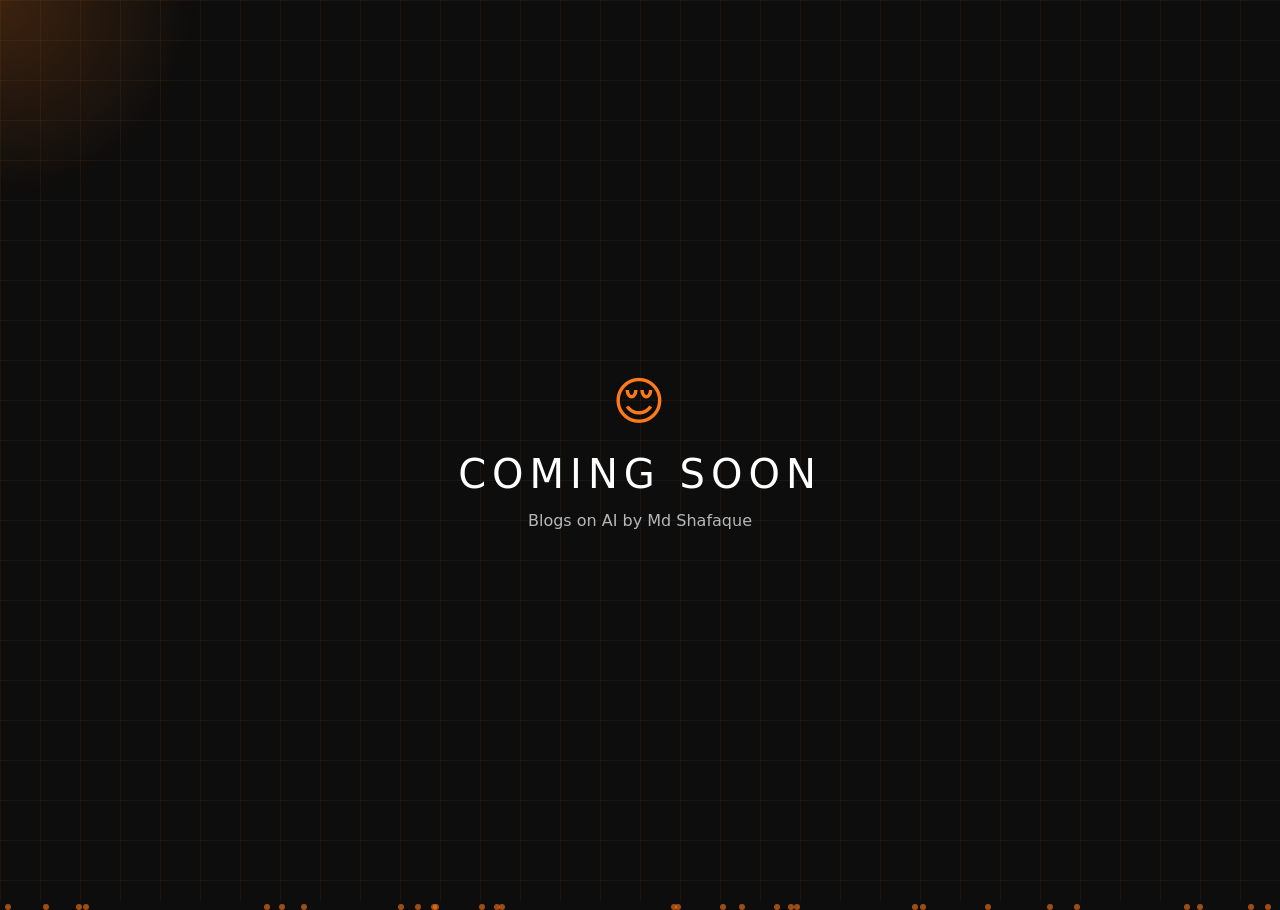
<file: comingsoon.html>
<!DOCTYPE html>
<html lang="en">

<head>
    <meta charset="UTF-8" />
    <title>Coming Soon | MD AI Space</title>
    <meta name="viewport" content="width=device-width, initial-scale=1.0" />

    <style>
        :root {
            --orange: #ff7a18;
            --dark: #0d0d0d;
            --white: #ffffff;
        }

        * {
            margin: 0;
            padding: 0;
            box-sizing: border-box;
            font-family: "Inter", system-ui, sans-serif;
        }

        body {
            background: var(--dark);
            color: var(--white);
            height: 100vh;
            overflow: hidden;
        }

        /* ===== Tick Background ===== */
        .tick-bg {
            position: fixed;
            inset: 0;
            background-image:
                linear-gradient(90deg, rgba(255, 122, 24, 0.08) 1px, transparent 1px),
                linear-gradient(rgba(255, 122, 24, 0.08) 1px, transparent 1px);
            background-size: 40px 40px;
            animation: tickMove 6s linear infinite;
            z-index: -3;
        }

        @keyframes tickMove {
            from {
                background-position: 0 0;
            }

            to {
                background-position: 40px 40px;
            }
        }

        /* ===== Mouse Glow ===== */
        .glow {
            position: fixed;
            width: 400px;
            height: 400px;
            background: radial-gradient(circle, rgba(255, 122, 24, 0.2), transparent 70%);
            transform: translate(-50%, -50%);
            pointer-events: none;
            z-index: -2;
        }

        /* ===== Center Content ===== */
        .container {
            height: 100vh;
            display: flex;
            align-items: center;
            justify-content: center;
            text-align: center;
            flex-direction: column;
        }

        /* ===== Logo ===== */
        .logo {
            font-size: 3.2rem;
            font-weight: 800;
            letter-spacing: 2px;
            color: var(--orange);
            animation: float 3s ease-in-out infinite;
        }

        @keyframes float {
            0% {
                transform: translateY(0);
            }

            50% {
                transform: translateY(-14px);
            }

            100% {
                transform: translateY(0);
            }
        }

        /* ===== Coming Soon Text ===== */
        .coming {
            margin-top: 20px;
            font-size: clamp(1.5rem, 4vw, 2.5rem);
            letter-spacing: 6px;
            animation: pulse 1.5s infinite ease-in-out;
        }

        @keyframes pulse {
            0% {
                opacity: 0.4;
            }

            50% {
                opacity: 1;
            }

            100% {
                opacity: 0.4;
            }
        }

        /* ===== Subtitle ===== */
        .sub {
            margin-top: 14px;
            opacity: 0.7;
            font-size: 1rem;
            max-width: 420px;
        }

        /* ===== Floating Particles ===== */
        .particle {
            position: absolute;
            width: 6px;
            height: 6px;
            background: var(--orange);
            border-radius: 50%;
            opacity: 0.6;
            animation: rise 8s linear infinite;
        }

        @keyframes rise {
            from {
                transform: translateY(0) scale(1);
                opacity: 0.7;
            }

            to {
                transform: translateY(-120vh) scale(0);
                opacity: 0;
            }
        }
    </style>
</head>

<body>

    <div class="tick-bg"></div>
    <div class="glow" id="glow"></div>

    <div class="container">
        <div class="logo">😌</div>
        <div class="coming">COMING SOON</div>
        <div class="sub">
            Blogs on AI by Md Shafaque
        </div>
    </div>

    <script>
        /* ===== Mouse Glow ===== */
        const glow = document.getElementById("glow");
        window.addEventListener("mousemove", e => {
            glow.style.left = e.clientX + "px";
            glow.style.top = e.clientY + "px";
        });

        /* ===== Floating Particles ===== */
        for (let i = 0; i < 30; i++) {
            const p = document.createElement("div");
            p.className = "particle";
            p.style.left = Math.random() * 100 + "vw";
            p.style.bottom = "-10px";
            p.style.animationDelay = Math.random() * 8 + "s";
            p.style.animationDuration = 6 + Math.random() * 6 + "s";
            document.body.appendChild(p);
        }
    </script>

</body>

</html>
</file>
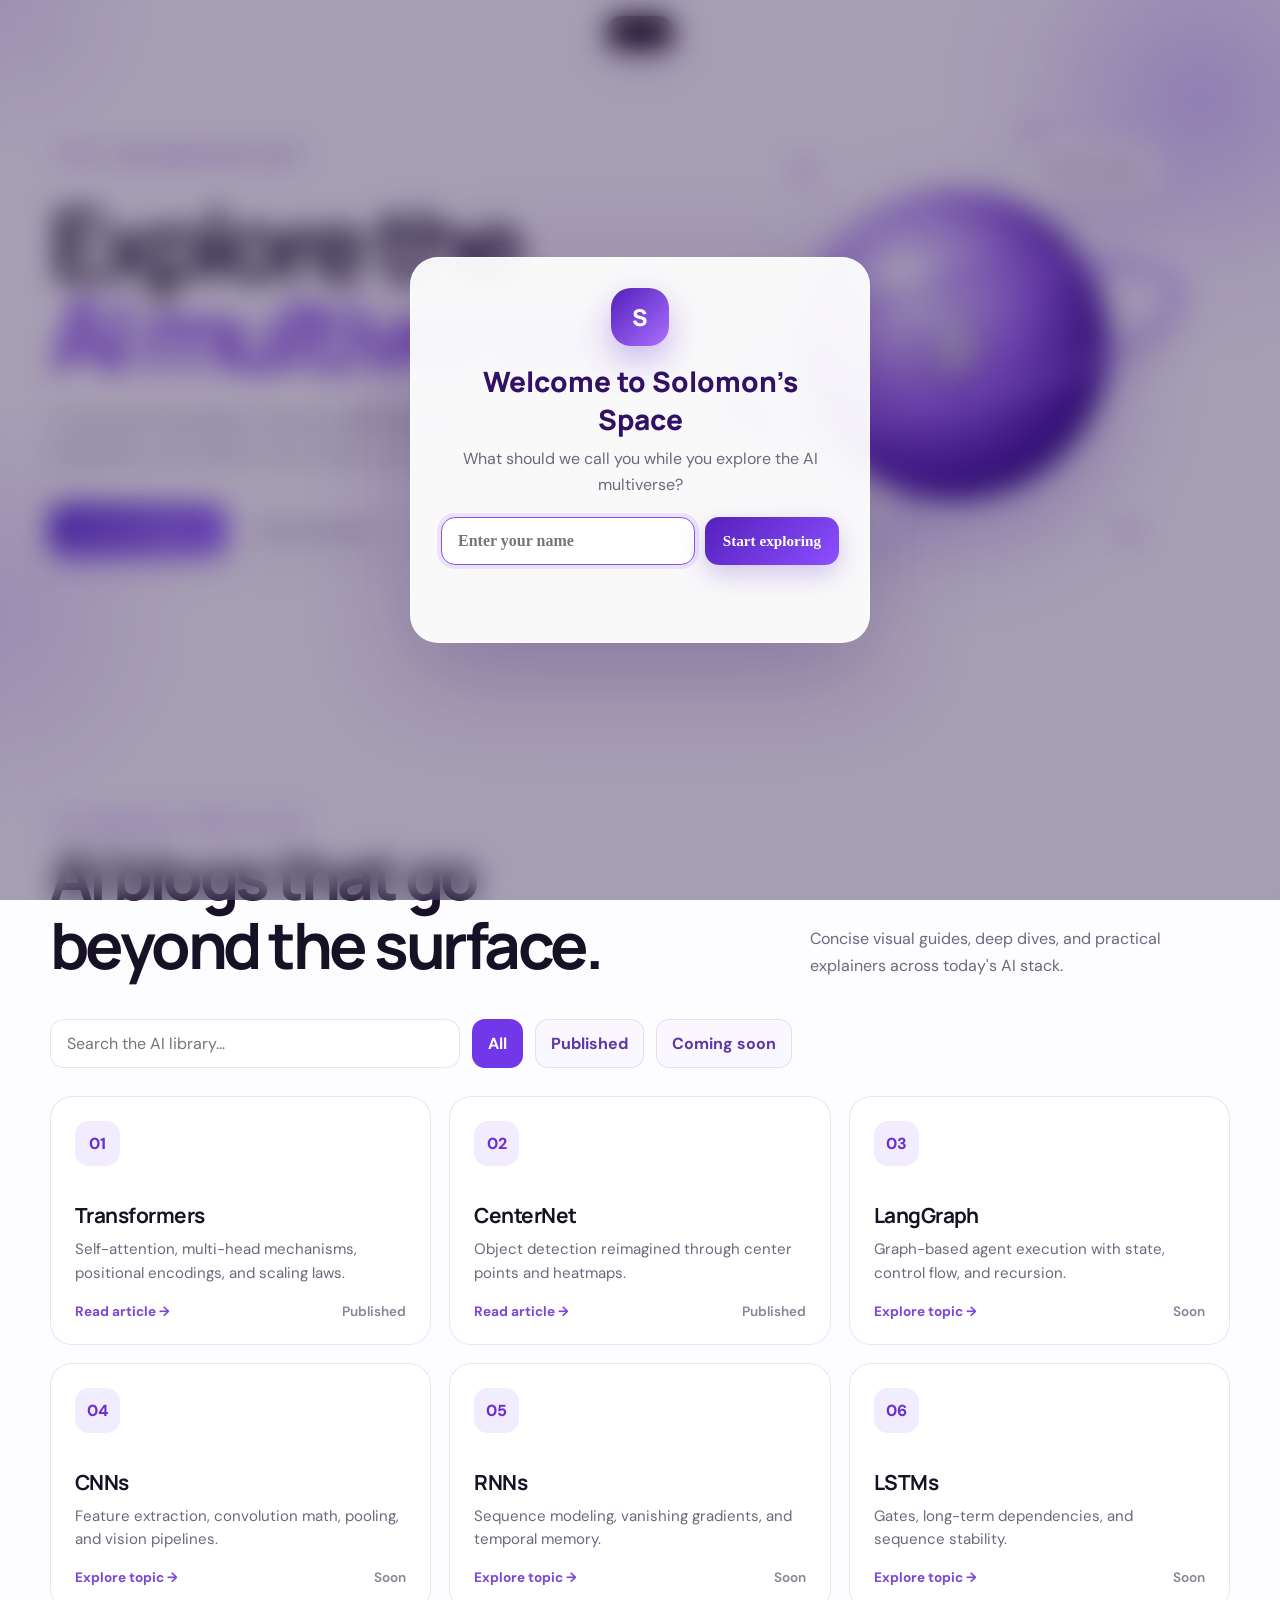
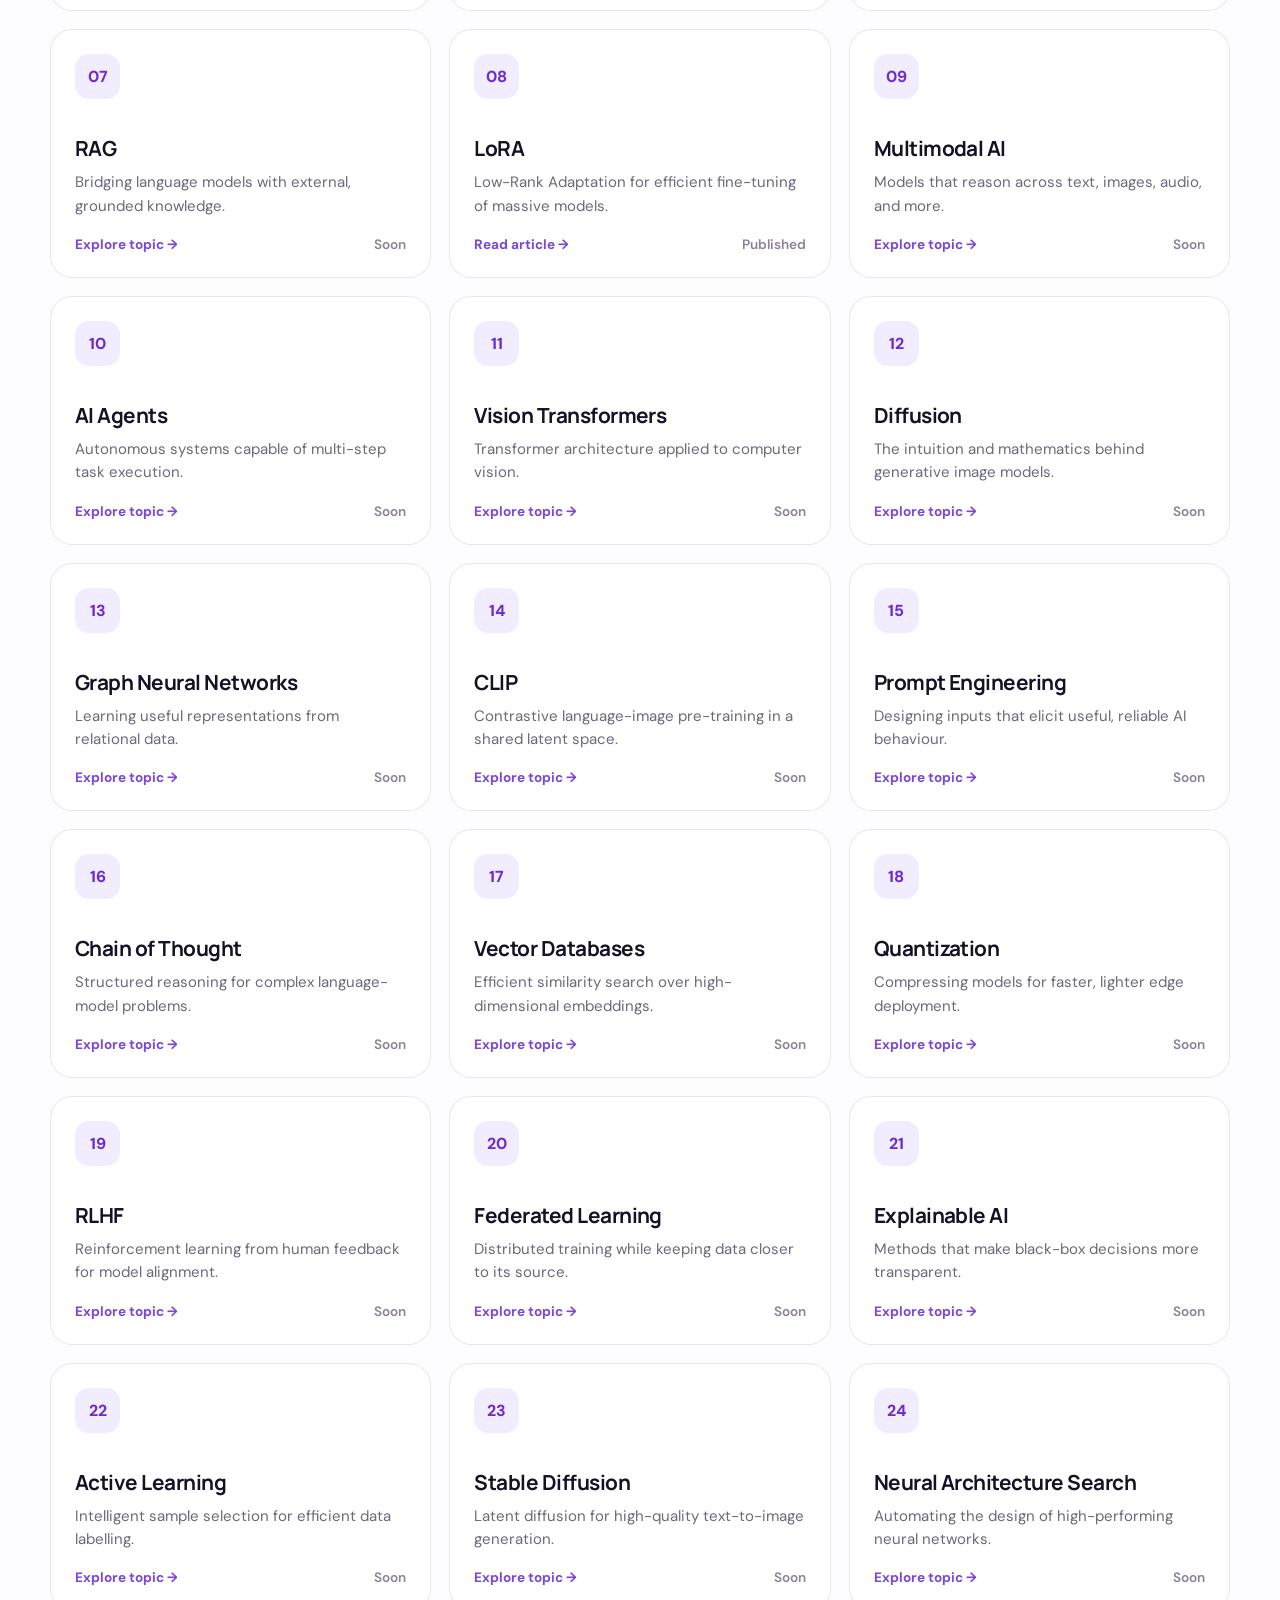
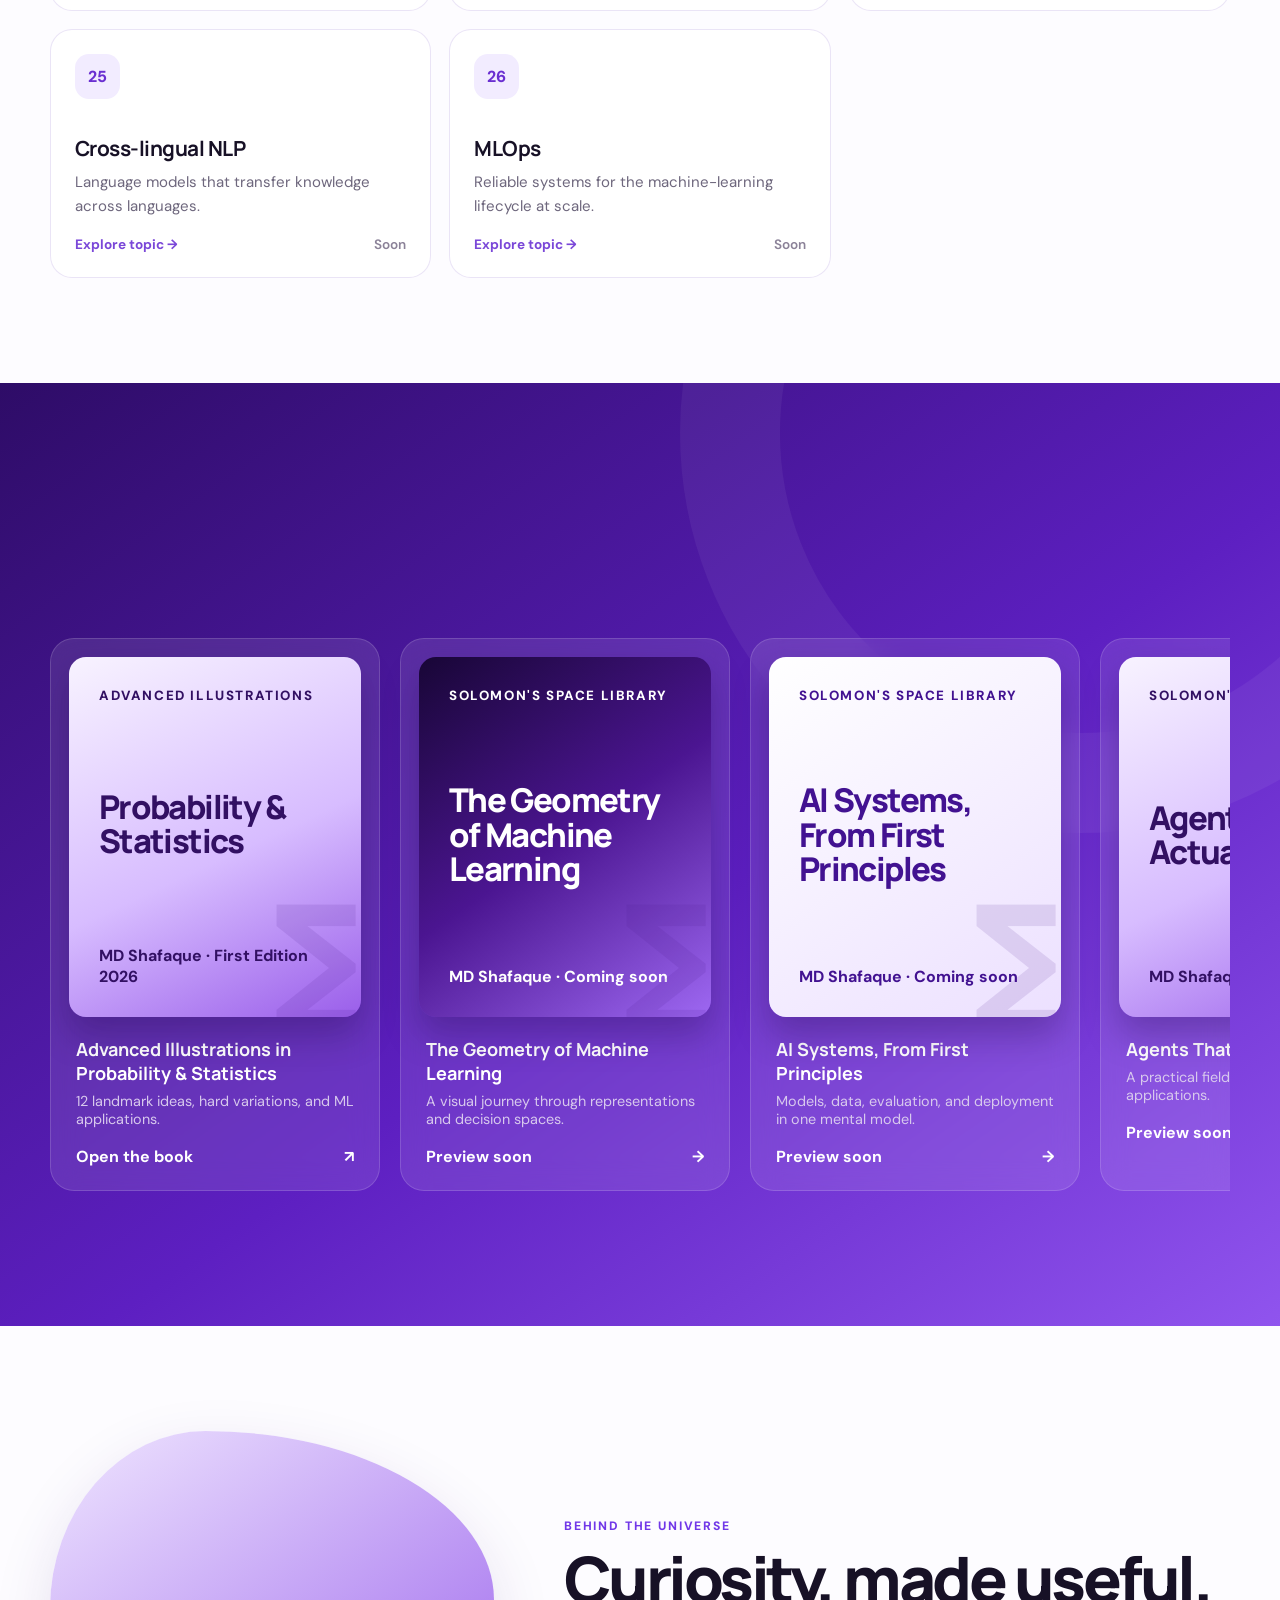
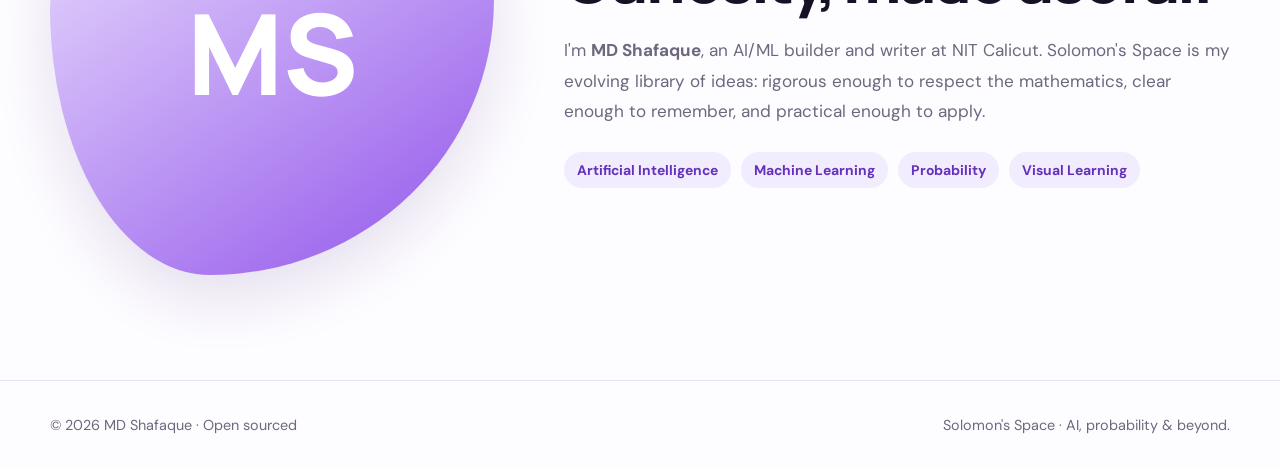
<file: Solomon's Space.html>
<!DOCTYPE html>
<html lang="en">
<head>
  <meta charset="UTF-8" />
  <meta name="viewport" content="width=device-width, initial-scale=1.0" />
  <meta name="description" content="Solomon's Space — AI essays, visual explainers, and books by MD Shafaque." />
  <meta name="theme-color" content="#6d28d9" />
  <title>Solomon's Space | AI Writing by MD Shafaque</title>
  <link rel="preconnect" href="https://fonts.googleapis.com">
  <link rel="preconnect" href="https://fonts.gstatic.com" crossorigin>
  <link href="https://fonts.googleapis.com/css2?family=DM+Sans:wght@400;500;600;700&family=Manrope:wght@500;600;700;800&display=swap" rel="stylesheet">
  <style>
    :root{--ink:#171126;--muted:#6e677d;--purple:#7137e8;--purple2:#9a67ff;--violet:#4f1ccf;--lilac:#f2ecff;--line:rgba(105,64,189,.14);--white:#fff;--shadow:0 22px 60px rgba(65,32,122,.13);--radius:26px}
    *{box-sizing:border-box;margin:0;padding:0} html{scroll-behavior:smooth} body{font-family:'DM Sans',sans-serif;color:var(--ink);background:#fdfcff;overflow-x:hidden} a{color:inherit;text-decoration:none} button,input{font:inherit}
    ::selection{background:#d9c8ff;color:#311070}
    .noise{position:fixed;inset:0;pointer-events:none;z-index:90;opacity:.024;background-image:url("data:image/svg+xml,%3Csvg viewBox='0 0 180 180' xmlns='http://www.w3.org/2000/svg'%3E%3Cfilter id='n'%3E%3CfeTurbulence type='fractalNoise' baseFrequency='.95' numOctaves='4' stitchTiles='stitch'/%3E%3C/filter%3E%3Crect width='100%25' height='100%25' filter='url(%23n)' opacity='.9'/%3E%3C/svg%3E")}
    .orb{position:fixed;border-radius:50%;filter:blur(7px);pointer-events:none;z-index:-1}.orb.a{width:520px;height:520px;right:-180px;top:-160px;background:radial-gradient(circle,#d9c7ff 0,rgba(236,228,255,.25) 50%,transparent 72%)}.orb.b{width:420px;height:420px;left:-230px;top:45%;background:radial-gradient(circle,#eadfff 0,transparent 70%)}
    .cursor-glow{position:fixed;width:320px;height:320px;background:radial-gradient(circle,rgba(125,72,235,.12),transparent 68%);transform:translate(-50%,-50%);pointer-events:none;z-index:-1}
    .container{width:min(1180px,calc(100% - 40px));margin:auto}.nav{height:82px;display:flex;align-items:center;justify-content:space-between;position:relative;z-index:20}.brand{display:flex;align-items:center;gap:11px;font-family:Manrope;font-weight:800}.mark{width:38px;height:38px;border-radius:12px;display:grid;place-items:center;color:white;background:linear-gradient(145deg,var(--purple),#a875ff);box-shadow:0 9px 25px rgba(113,55,232,.3)}.links{display:flex;gap:30px;color:#514960;font-weight:600}.links a{position:relative}.links a:after{content:'';position:absolute;left:0;bottom:-7px;width:0;height:2px;background:var(--purple);transition:.25s}.links a:hover:after{width:100%}.nav-cta,.btn-primary{border:0;color:white;background:linear-gradient(135deg,var(--violet),var(--purple2));padding:12px 18px;border-radius:14px;font-weight:700;box-shadow:0 10px 25px rgba(103,55,210,.22);cursor:pointer;transition:.25s}.nav-cta:hover,.btn-primary:hover{transform:translateY(-2px);box-shadow:0 15px 30px rgba(103,55,210,.3)}
    .hero{min-height:710px;display:grid;grid-template-columns:1.15fr .85fr;align-items:center;gap:50px;padding:80px 0 100px}.eyebrow{display:inline-flex;align-items:center;gap:9px;border:1px solid var(--line);padding:9px 13px;border-radius:99px;background:rgba(255,255,255,.75);backdrop-filter:blur(15px);font-weight:700;color:#6332c8;font-size:.88rem}.dot{width:8px;height:8px;border-radius:50%;background:#8c4fff;box-shadow:0 0 0 6px #eee6ff}.hero h1{font-family:Manrope;font-size:clamp(3.6rem,7.7vw,7rem);letter-spacing:-.07em;line-height:.91;margin:26px 0}.gradient{background:linear-gradient(110deg,#3c126f 8%,#7a37e9 50%,#bd8dff);-webkit-background-clip:text;color:transparent}
    /* Rapid blog-name typing effect in the hero */
    .hero-gradient{
      display:inline-block;
      position:relative;
      min-width:10ch;
      text-align:left;
      background:none;
      -webkit-background-clip:initial;
      color:#7a37e9;
      transition:color .18s ease,text-shadow .18s ease;
      white-space:nowrap;
    }
    .hero-gradient::after{
      content:'';
      display:inline-block;
      width:.075em;
      height:.82em;
      margin-left:.07em;
      border-radius:99px;
      background:currentColor;
      vertical-align:-.04em;
      animation:typeCursor .62s steps(1,end) infinite;
      box-shadow:0 0 16px currentColor;
    }
    @keyframes typeCursor{50%{opacity:0}}
    .visitor-greeting{font-weight:800;color:#5f2eb8}
    .name-gate{position:fixed;inset:0;z-index:9999;display:grid;place-items:center;padding:22px;background:rgba(28,10,58,.38);backdrop-filter:blur(14px);transition:opacity .35s ease,visibility .35s ease}
    .name-gate.is-hidden{opacity:0;visibility:hidden;pointer-events:none}
    .name-card{width:min(100%,460px);padding:30px;border:1px solid rgba(255,255,255,.7);border-radius:28px;background:rgba(255,255,255,.94);box-shadow:0 30px 100px rgba(56,18,112,.28);text-align:center;transform:translateY(0);transition:transform .35s ease}
    .name-gate.is-hidden .name-card{transform:translateY(18px)}
    .name-orb{width:58px;height:58px;margin:0 auto 16px;display:grid;place-items:center;border-radius:20px;color:white;font:800 1.45rem Manrope;background:linear-gradient(135deg,#5420bb,#a96fff);box-shadow:0 14px 35px rgba(108,48,209,.34)}
    .name-card h2{margin:0 0 8px;font:800 1.75rem Manrope;color:#321064}
    .name-card p{margin:0 0 20px;color:var(--muted);line-height:1.6}
    .name-form{display:flex;gap:10px}
    .name-form input{min-width:0;flex:1;padding:14px 16px;border:1px solid var(--line);border-radius:14px;outline:none;font:600 1rem Inter;background:white;color:#2f1c53;transition:border-color .2s ease,box-shadow .2s ease}
    .name-form input:focus{border-color:#8b52ed;box-shadow:0 0 0 4px rgba(139,82,237,.13)}
    .name-form button{border:0;padding:14px 18px;border-radius:14px;color:white;font:800 .95rem Inter;cursor:pointer;background:linear-gradient(135deg,#5420bb,#8c4fff);box-shadow:0 10px 26px rgba(98,43,197,.25)}
    .name-error{min-height:18px;margin-top:9px!important;color:#c0264b!important;font-size:.82rem}
    @media(max-width:520px){.name-form{flex-direction:column}.name-form button{width:100%}}
.hero p{font-size:1.16rem;line-height:1.8;color:var(--muted);max-width:660px}.hero-actions{display:flex;gap:13px;margin-top:32px;flex-wrap:wrap}.btn{display:inline-flex;align-items:center;gap:9px;padding:14px 19px;border-radius:15px;font-weight:700;cursor:pointer}.btn-secondary{border:1px solid var(--line);background:white;color:#4c2a8a;box-shadow:0 8px 30px rgba(66,36,120,.07)}
    .hero-art{height:480px;position:relative;display:grid;place-items:center}.planet{width:310px;height:310px;border-radius:50%;position:relative;background:radial-gradient(circle at 34% 30%,#fff 0 5%,#decaff 13%,#985eef 44%,#5420bb 70%,#2d0f6f 100%);box-shadow:inset -35px -28px 60px rgba(34,7,82,.35),0 35px 90px rgba(101,49,211,.34);animation:float 5s ease-in-out infinite}.planet:after{content:'';position:absolute;width:440px;height:105px;border:17px solid rgba(157,105,240,.45);border-left-color:#6d30d1;border-right-color:#d3b9ff;border-radius:50%;left:50%;top:50%;transform:translate(-50%,-50%) rotate(-14deg);box-shadow:0 18px 30px rgba(67,27,144,.12)}.planet-core{position:absolute;inset:0;display:grid;place-items:center;color:white;font-family:Manrope;font-size:4rem;font-weight:800;z-index:2;text-shadow:0 5px 25px #321064}.sat{position:absolute;background:white;border:1px solid var(--line);box-shadow:var(--shadow);padding:12px 15px;border-radius:16px;font-weight:700;color:#5a299f;animation:float 4s ease-in-out infinite}.sat.one{top:40px;right:0}.sat.two{bottom:55px;left:-15px;animation-delay:-2s}.spark{position:absolute;width:9px;height:9px;border-radius:50%;background:#a46cff;box-shadow:0 0 20px #7e3ae4}.s1{top:13%;left:12%}.s2{bottom:10%;right:6%}.s3{top:5%;right:30%}@keyframes float{50%{transform:translateY(-13px) rotate(1deg)}}
    section{padding:105px 0}.section-head{display:flex;justify-content:space-between;align-items:end;gap:30px;margin-bottom:40px}.kicker{color:var(--purple);font-weight:800;text-transform:uppercase;letter-spacing:.15em;font-size:.76rem}.section-head h2{font-family:Manrope;font-size:clamp(2.2rem,5vw,4rem);letter-spacing:-.055em;line-height:1.08;margin-top:10px}.section-head p{color:var(--muted);line-height:1.7;max-width:420px}
    .blog-tools{display:flex;gap:12px;margin:0 0 28px}.search{flex:1;max-width:410px;background:white;border:1px solid var(--line);border-radius:14px;padding:13px 16px;outline:none}.search:focus{border-color:#9a6ce8;box-shadow:0 0 0 4px #f1eaff}.filter{border:1px solid var(--line);color:#5e37a2;background:#faf7ff;padding:12px 15px;border-radius:13px;font-weight:700;cursor:pointer}.filter.active{color:white;background:var(--purple)}
    .blog-grid{display:grid;grid-template-columns:repeat(3,1fr);gap:18px}.blog-card{min-height:245px;background:rgba(255,255,255,.86);border:1px solid var(--line);border-radius:22px;padding:24px;display:flex;flex-direction:column;position:relative;overflow:hidden;transition:.35s;transform-style:preserve-3d}.blog-card:before{content:'';position:absolute;inset:-2px;background:linear-gradient(120deg,transparent 20%,rgba(146,93,239,.11),transparent 70%);transform:translateX(-110%);transition:.65s}.blog-card:hover:before{transform:translateX(110%)}.blog-card:hover{transform:translateY(-7px);box-shadow:var(--shadow);border-color:rgba(109,55,213,.27)}.icon{width:45px;height:45px;display:grid;place-items:center;border-radius:14px;background:var(--lilac);color:#6a2fd1;font-weight:800;margin-bottom:35px}.blog-card h3{font-family:Manrope;font-size:1.3rem;letter-spacing:-.025em}.blog-card p{color:var(--muted);line-height:1.55;font-size:.94rem;margin:9px 0 18px}.meta{margin-top:auto;display:flex;justify-content:space-between;align-items:center;font-weight:700;color:#7a47d8;font-size:.85rem}.status{color:#8b8298;font-weight:600}.hidden{display:none!important}
    .books-wrap{background:linear-gradient(145deg,#2e0c67,#5d1fc1 55%,#9054ee);color:white;overflow:hidden;position:relative}.books-wrap:before{content:'';position:absolute;width:600px;height:600px;border-radius:50%;right:-200px;top:-350px;border:100px solid rgba(255,255,255,.05)}.books-wrap .kicker{color:#d8bdff}.books-wrap .section-head p{color:#d9caed}.slider-shell{position:relative}.book-slider{display:flex;gap:20px;overflow:auto;scroll-snap-type:x mandatory;scrollbar-width:none;padding:15px 2px 30px}.book-slider::-webkit-scrollbar{display:none}.book{min-width:330px;scroll-snap-align:start;background:rgba(255,255,255,.1);border:1px solid rgba(255,255,255,.15);border-radius:24px;padding:18px;backdrop-filter:blur(14px);transition:.3s}.book:hover{background:rgba(255,255,255,.15);transform:translateY(-5px)}.cover{height:360px;border-radius:17px;padding:30px;display:flex;flex-direction:column;justify-content:space-between;background:linear-gradient(155deg,#f8f3ff,#d7bcff 55%,#9a5eea);color:#321063;box-shadow:0 18px 35px rgba(21,4,55,.27);position:relative;overflow:hidden}.cover:after{content:'∑';position:absolute;right:-5px;bottom:-55px;font:800 11rem Manrope;color:rgba(72,25,143,.12)}.cover.dark{background:linear-gradient(145deg,#180636,#4b1591,#9e68f2);color:white}.cover.light{background:linear-gradient(145deg,#fff,#ece0ff);color:#421291}.cover small{font-weight:800;letter-spacing:.12em;text-transform:uppercase}.cover h3{font:800 2.05rem/1.05 Manrope;letter-spacing:-.05em;position:relative;z-index:2}.cover span{font-weight:700}.book-info{padding:20px 7px 5px}.book-info h3{font:700 1.13rem Manrope}.book-info p{color:#d8c9ed;font-size:.9rem;margin-top:7px}.book-link{display:flex;justify-content:space-between;align-items:center;margin-top:18px;font-weight:700;color:#fff}.slider-controls{display:flex;gap:9px}.arrow{width:44px;height:44px;border-radius:50%;border:1px solid rgba(255,255,255,.22);color:white;background:rgba(255,255,255,.1);cursor:pointer;font-size:1.2rem}
    .about{display:grid;grid-template-columns:.8fr 1.2fr;gap:70px;align-items:center}.portrait{aspect-ratio:1;border-radius:35% 65% 64% 36% / 40% 38% 62% 60%;background:linear-gradient(145deg,#efe5ff,#9154ea);display:grid;place-items:center;font:800 7rem Manrope;color:white;box-shadow:var(--shadow);animation:morph 9s ease-in-out infinite}@keyframes morph{50%{border-radius:58% 42% 37% 63% / 55% 60% 40% 45%}}.about h2{font:800 clamp(2.4rem,5vw,4.2rem)/1.03 Manrope;letter-spacing:-.055em;margin:12px 0 23px}.about p{color:var(--muted);font-size:1.07rem;line-height:1.8}.chips{display:flex;flex-wrap:wrap;gap:10px;margin-top:25px}.chip{background:var(--lilac);color:#6531ba;padding:9px 13px;border-radius:99px;font-weight:700;font-size:.87rem}
    footer{border-top:1px solid var(--line);padding:35px 0}.foot{display:flex;justify-content:space-between;color:var(--muted);font-size:.9rem}.reveal{opacity:0;transform:translateY(28px);transition:.7s ease}.reveal.show{opacity:1;transform:none}
    .modal{position:fixed;inset:0;background:rgba(31,10,66,.38);backdrop-filter:blur(14px);z-index:100;display:none;place-items:center;padding:20px}.modal.open{display:grid}.modal-card{background:white;width:min(480px,100%);border-radius:27px;padding:35px;box-shadow:0 30px 100px rgba(28,5,66,.26);text-align:center}.modal-orbit{width:80px;height:80px;border-radius:50%;margin:0 auto 21px;background:linear-gradient(145deg,#e9dcff,#7b3cdc);display:grid;place-items:center;color:white;font-size:2rem}.modal h3{font:800 2rem Manrope}.modal p{color:var(--muted);line-height:1.7;margin:12px 0 24px}.close{border:0;background:#eee7fb;color:#58249f;padding:12px 20px;border-radius:13px;font-weight:800;cursor:pointer}
    @media(max-width:900px){.links{display:none}.hero{grid-template-columns:1fr;text-align:center;padding-top:55px}.hero p{margin:auto}.hero-actions{justify-content:center}.hero-art{height:400px}.blog-grid{grid-template-columns:repeat(2,1fr)}.about{grid-template-columns:1fr}.portrait{max-width:420px;margin:auto}.section-head{align-items:start;flex-direction:column}.books-wrap .section-head{flex-direction:row;align-items:end}}
    @media(max-width:590px){.container{width:min(100% - 26px,1180px)}.nav-cta{display:none}.hero{min-height:auto;padding-bottom:70px}.hero h1{font-size:3.8rem}.hero-art{height:320px}.planet{width:220px;height:220px}.planet:after{width:300px;height:80px;border-width:12px}.planet-core{font-size:3rem}.sat{font-size:.8rem}.blog-grid{grid-template-columns:1fr}.blog-tools{flex-wrap:wrap}.filter{font-size:.82rem}.book{min-width:86vw}.cover{height:330px}.about{gap:38px}.foot{flex-direction:column;gap:8px}.books-wrap .section-head{flex-direction:column;align-items:start}section{padding:78px 0}}
    @media(prefers-reduced-motion:reduce){*{scroll-behavior:auto!important;animation:none!important;transition:none!important}.cursor-glow{display:none}}

    /* Dynamic Island navigation */
    .island-wrap{position:fixed;left:50%;top:16px;z-index:80;width:min(94vw,820px);height:74px;transform:translateX(-50%);display:flex;justify-content:center;pointer-events:none}
    .nav-island{pointer-events:auto;position:relative;width:68px;height:32px;border-radius:999px;background:#0d0913;border:1px solid rgba(255,255,255,.1);box-shadow:0 10px 34px rgba(37,9,66,.24),0 0 0 1px rgba(122,54,224,.18);overflow:hidden;transition:width .52s cubic-bezier(.22,1,.36,1),height .48s cubic-bezier(.22,1,.36,1),border-radius .45s,background .35s,box-shadow .35s}
    .nav-island:before{content:'';position:absolute;inset:-2px;border-radius:inherit;padding:2px;background:linear-gradient(100deg,#8ef1c7,#f1e87d 36%,#d06aff 76%,#8a50ff);-webkit-mask:linear-gradient(#000 0 0) content-box,linear-gradient(#000 0 0);-webkit-mask-composite:xor;mask-composite:exclude;opacity:.9;transition:opacity .35s}
    .nav-island:hover,.nav-island:focus-within,.nav-island.open{width:min(94vw,820px);height:66px;border-radius:22px;background:rgba(18,11,28,.96);box-shadow:0 20px 55px rgba(35,9,66,.32),0 0 35px rgba(132,67,235,.14)}
    .nav-island:hover:before,.nav-island:focus-within:before,.nav-island.open:before{opacity:.5}
    .island-trigger{position:absolute;inset:0;z-index:3;width:100%;height:100%;border:0;background:transparent;cursor:pointer}.island-dot{position:absolute;left:50%;top:50%;width:6px;height:6px;transform:translate(-50%,-50%);border-radius:50%;background:#7952a9;box-shadow:0 0 0 3px rgba(153,95,231,.1);transition:opacity .2s}
    .nav-island:hover .island-trigger,.nav-island:focus-within .island-trigger,.nav-island.open .island-trigger{width:44px;right:8px;left:auto}
    .nav-island:hover .island-dot,.nav-island:focus-within .island-dot,.nav-island.open .island-dot{opacity:0}
    .island-content{position:absolute;inset:0 24px;display:flex;align-items:center;gap:30px;opacity:0;transform:translateY(5px) scale(.97);pointer-events:none;transition:opacity .2s,transform .35s cubic-bezier(.22,1,.36,1)}
    .nav-island:hover .island-content,.nav-island:focus-within .island-content,.nav-island.open .island-content{opacity:1;transform:none;pointer-events:auto;transition-delay:.12s}
    .island-brand{white-space:nowrap;color:#fff;font-family:Manrope;font-weight:800;letter-spacing:-.025em}.island-brand span{color:#ad78ff}
    .island-links{display:flex;align-items:center;justify-content:center;gap:26px;margin-left:auto}.island-links a{position:relative;white-space:nowrap;color:rgba(255,255,255,.66);font-size:.87rem;font-weight:700;transition:color .25s}.island-links a:hover{color:#fff}.island-links a:after{content:'';position:absolute;left:0;right:100%;bottom:-7px;height:2px;border-radius:4px;background:#a96eff;transition:right .25s}.island-links a:hover:after{right:0}
    .island-cta{display:flex;align-items:center;gap:7px;white-space:nowrap;padding:10px 14px;border-radius:12px;color:white;background:linear-gradient(135deg,#7540d6,#9c63ee);font-size:.82rem;font-weight:800;box-shadow:0 8px 22px rgba(113,55,232,.27)}
    @media(max-width:680px){.island-wrap{top:10px}.nav-island:hover,.nav-island:focus-within,.nav-island.open{height:118px;border-radius:24px}.island-content{inset:0 16px;flex-wrap:wrap;align-content:center;gap:13px 17px}.island-brand{width:calc(100% - 44px)}.island-links{order:3;width:100%;justify-content:flex-start;gap:22px;margin:0}.island-cta{margin-left:auto}.island-links a{font-size:.8rem}}

    /* Definitive hero centering */
    .hero-centred{
      width:min(1180px,calc(100% - 40px));
      display:grid!important;
      place-items:center!important;
      text-align:center!important;
    }
    .hero-copy-centred{
      width:100%!important;
      max-width:1120px!important;
      margin-inline:auto!important;
      align-items:center!important;
      text-align:center!important;
    }
    .hero-copy-centred h1{
      width:100%!important;
      max-width:1120px!important;
      margin:29px auto 25px!important;
      text-align:center!important;
      text-wrap:balance;
    }
    .hero-copy-centred p{margin-inline:auto!important;text-align:center!important}
    .hero-copy-centred .hero-actions{width:100%;justify-content:center!important}
    @media(max-width:590px){
      .hero-centred{width:min(100% - 22px,1180px)}
      .hero-copy-centred h1{font-size:clamp(3.2rem,16.5vw,5.25rem)!important;line-height:.88!important}
      .hero-copy-centred h1>span:first-child{display:block}
    }

    /* Mobile-first refinements: static hero title, touch-friendly navigation, and responsive layouts */
    @media(max-width:768px){
      html,body{width:100%;max-width:100%;overflow-x:hidden}
      .container{width:min(100% - 28px,1180px)}
      .cursor-glow{display:none}
      .hero{min-height:auto;grid-template-columns:1fr;gap:24px;padding:112px 0 64px;text-align:center}
      .hero-copy-centred h1,.hero h1{font-size:clamp(2.65rem,12.5vw,4.5rem)!important;line-height:.96!important;letter-spacing:-.06em;margin:24px auto 20px!important}
      .hero-copy-centred h1>span:first-child{display:block}
      .hero-gradient{min-width:0;white-space:normal;text-align:center}
      .hero-gradient::after{display:none}
      .hero p{max-width:640px;margin:auto;padding:0 4px;font-size:1rem;line-height:1.7}
      .hero-actions{width:100%;justify-content:center;gap:11px;margin-top:26px}
      .hero-actions .btn{min-height:48px;justify-content:center}
      .hero-art{height:300px;width:100%}
      .planet{width:190px;height:190px}
      .planet:after{width:265px;height:68px;border-width:10px}
      .planet-core{font-size:2.55rem}
      .sat{font-size:.73rem;padding:9px 11px}
      .sat.one{top:24px;right:4px}.sat.two{bottom:35px;left:2px}
      section{padding:76px 0}
      .section-head{gap:16px;margin-bottom:28px}
      .section-head h2{font-size:clamp(2rem,10vw,3rem);line-height:1.08}
      .section-head p{max-width:100%}
      .blog-tools{display:grid;grid-template-columns:repeat(3,1fr);gap:8px}
      .search{grid-column:1/-1;max-width:none;width:100%;min-height:48px}
      .filter{padding:11px 8px;font-size:.77rem}
      .blog-grid{grid-template-columns:1fr;gap:14px}
      .blog-card{min-height:auto;padding:21px}
      .book{min-width:min(88vw,330px)}
      .cover{height:300px;padding:25px}
      .cover h3{font-size:1.75rem}
      .about{grid-template-columns:1fr;gap:38px}
      .portrait{width:min(82vw,360px);margin:auto}
      .foot{flex-direction:column;gap:8px;text-align:center}
      .books-wrap .section-head{flex-direction:row;align-items:end}
      .island-wrap{top:10px;width:calc(100% - 20px)}
      .nav-island:hover,.nav-island:focus-within,.nav-island.open{width:100%;height:122px;border-radius:22px}
      .island-content{inset:0 15px;flex-wrap:wrap;align-content:center;gap:12px 14px}
      .island-brand{width:calc(100% - 50px)}
      .island-cta{margin-left:auto;padding:9px 12px}
      .island-links{order:3;width:100%;justify-content:flex-start;gap:20px;margin:0;overflow-x:auto;scrollbar-width:none;padding-bottom:2px}
      .island-links::-webkit-scrollbar{display:none}
      .island-links a{font-size:.8rem}
      .name-card{padding:24px 20px}
      .modal-card{padding:28px 20px}
    }
    @media(max-width:420px){
      .container{width:calc(100% - 22px)}
      .hero{padding-top:104px}
      .hero-copy-centred h1,.hero h1{font-size:clamp(2.45rem,12.8vw,3.35rem)!important}
      .hero-actions{flex-direction:column;align-items:stretch;padding:0 8px}
      .hero-actions .btn{width:100%}
      .hero-art{height:270px}
      .planet{width:170px;height:170px}
      .planet:after{width:235px;height:60px;border-width:9px}
      .sat.one{right:0}.sat.two{left:0}
      .books-wrap .section-head{flex-direction:column;align-items:flex-start}
      .book{min-width:91vw}
      .cover{height:280px}
    }
  </style>
</head>
<body>
  <div class="name-gate" id="nameGate" role="dialog" aria-modal="true" aria-labelledby="nameTitle">
    <div class="name-card">
      <div class="name-orb">S</div>
      <h2 id="nameTitle">Welcome to Solomon’s Space</h2>
      <p>What should we call you while you explore the AI multiverse?</p>
      <form class="name-form" id="nameForm">
        <input id="visitorNameInput" type="text" maxlength="32" autocomplete="name" placeholder="Enter your name" aria-label="Your name" required>
        <button type="submit">Start exploring</button>
      </form>
      <p class="name-error" id="nameError" aria-live="polite"></p>
    </div>
  </div>
<div class="noise"></div><div class="orb a"></div><div class="orb b"></div><div class="cursor-glow" id="glow"></div>
<header class="island-wrap" id="islandWrap">
  <nav class="nav-island" id="navIsland" aria-label="Primary navigation">
    <button class="island-trigger" id="islandTrigger" aria-label="Open navigation" aria-expanded="false">
      <span class="island-dot"></span>
    </button>
    <div class="island-content">
      <a class="island-brand" href="#top"><span>Solomon</span>'s Space</a>
      <div class="island-links"><a href="#blogs">AI Blogs</a><a href="#books">Books</a><a href="#about">About</a></div>
      <a class="island-cta" href="#books">Explore <span>↗</span></a>
    </div>
  </nav>
</header>
<main id="top">
  <section class="hero container">
    <div class="hero-copy reveal"><div class="eyebrow"><span class="dot"></span><span class="visitor-greeting" id="visitorGreeting">Hi!</span>&nbsp; Ideas engineered for clarity</div><h1><span>Explore the </span><span class="gradient hero-gradient" id="typingTopic" aria-live="polite">AI Multiverse</span></h1><p>A personal knowledge universe by <strong>MD Shafaque</strong>, where machine learning, probability, and modern AI are made visual, intuitive, and useful.</p><div class="hero-actions"><a class="btn btn-primary" href="#blogs">Read the blogs <span>↓</span></a><a class="btn btn-secondary" href="#books">Browse books <span>↗</span></a></div></div>
    <div class="hero-art reveal"><i class="spark s1"></i><i class="spark s2"></i><i class="spark s3"></i><div class="planet"><div class="planet-core">S</div></div><div class="sat one">✦ AI, decoded</div><div class="sat two">⌁ Learn visually</div></div>
  </section>

  <section id="blogs"><div class="container"><div class="section-head reveal"><div><div class="kicker">The knowledge constellation</div><h2>AI blogs that go<br>beyond the surface.</h2></div><p>Concise visual guides, deep dives, and practical explainers across today's AI stack.</p></div>
    <div class="blog-tools reveal"><input class="search" id="search" type="search" placeholder="Search the AI library..." aria-label="Search blogs"><button class="filter active" data-filter="all">All</button><button class="filter" data-filter="live">Published</button><button class="filter" data-filter="soon">Coming soon</button></div>
    <div class="blog-grid" id="blogGrid"></div>
  </div></section>

  <section class="books-wrap" id="books"><div class="container"><div class="section-head reveal"><div><div class="kicker">From the author</div><h2>Books by MD Shafaque.</h2></div><div class="slider-controls"><button class="arrow" id="prev" aria-label="Previous book">←</button><button class="arrow" id="next" aria-label="Next book">→</button></div></div>
    <div class="slider-shell reveal"><div class="book-slider" id="bookSlider">
      <article class="book"><a href="https://drive.google.com/file/d/1twJM-qLCoyYxO364R1cxD6h8A6X8zL1n/view?usp=sharing" target="_blank" rel="noopener noreferrer"><div class="cover"><small>Advanced Illustrations</small><h3>Probability & Statistics</h3><span>MD Shafaque · First Edition 2026</span></div><div class="book-info"><h3>Advanced Illustrations in Probability & Statistics</h3><p>12 landmark ideas, hard variations, and ML applications.</p><div class="book-link">Open the book <span>↗</span></div></div></a></article>
      <article class="book coming"><div class="cover dark"><small>Solomon's Space Library</small><h3>The Geometry of Machine Learning</h3><span>MD Shafaque · Coming soon</span></div><div class="book-info"><h3>The Geometry of Machine Learning</h3><p>A visual journey through representations and decision spaces.</p><div class="book-link">Preview soon <span>→</span></div></div></article>
      <article class="book coming"><div class="cover light"><small>Solomon's Space Library</small><h3>AI Systems, From First Principles</h3><span>MD Shafaque · Coming soon</span></div><div class="book-info"><h3>AI Systems, From First Principles</h3><p>Models, data, evaluation, and deployment in one mental model.</p><div class="book-link">Preview soon <span>→</span></div></div></article>
      <article class="book coming"><div class="cover"><small>Solomon's Space Library</small><h3>Agents That Actually Work</h3><span>MD Shafaque · Coming soon</span></div><div class="book-info"><h3>Agents That Actually Work</h3><p>A practical field guide to reliable agentic applications.</p><div class="book-link">Preview soon <span>→</span></div></div></article>
    </div></div>
  </div></section>

  <section id="about"><div class="container about"><div class="portrait reveal">MS</div><div class="reveal"><div class="kicker">Behind the universe</div><h2>Curiosity, made useful.</h2><p>I'm <strong>MD Shafaque</strong>, an AI/ML builder and writer at NIT Calicut. Solomon's Space is my evolving library of ideas: rigorous enough to respect the mathematics, clear enough to remember, and practical enough to apply.</p><div class="chips"><span class="chip">Artificial Intelligence</span><span class="chip">Machine Learning</span><span class="chip">Probability</span><span class="chip">Visual Learning</span></div></div></div></section>
</main>
<footer><div class="container foot"><span>© 2026 MD Shafaque · Open sourced</span><span>Solomon's Space · AI, probability & beyond.</span></div></footer>
<div class="modal" id="modal" role="dialog" aria-modal="true" aria-labelledby="modalTitle"><div class="modal-card"><div class="modal-orbit">✦</div><h3 id="modalTitle">This idea is in orbit.</h3><p>The page is being researched, illustrated, and polished. It will land in Solomon's Space soon.</p><button class="close" id="closeModal">Got it</button></div></div>
<script>
const blogs = [
['Transformers','Self-attention, multi-head mechanisms, positional encodings, and scaling laws.','TransformersUpdated.html','live'],
['CenterNet','Object detection reimagined through center points and heatmaps.','centernet-blog.html','live'],
['LangGraph','Graph-based agent execution with state, control flow, and recursion.','comingsoon.html','soon'],
['CNNs','Feature extraction, convolution math, pooling, and vision pipelines.','comingsoon.html','soon'],
['RNNs','Sequence modeling, vanishing gradients, and temporal memory.','comingsoon.html','soon'],
['LSTMs','Gates, long-term dependencies, and sequence stability.','comingsoon.html','soon'],
['RAG','Bridging language models with external, grounded knowledge.','comingsoon.html','soon'],
['LoRA','Low-Rank Adaptation for efficient fine-tuning of massive models.','LoRA Final.html','live'],
['Multimodal AI','Models that reason across text, images, audio, and more.','comingsoon.html','soon'],
['AI Agents','Autonomous systems capable of multi-step task execution.','comingsoon.html','soon'],
['Vision Transformers','Transformer architecture applied to computer vision.','comingsoon.html','soon'],
['Diffusion','The intuition and mathematics behind generative image models.','comingsoon.html','soon'],
['Graph Neural Networks','Learning useful representations from relational data.','comingsoon.html','soon'],
['CLIP','Contrastive language-image pre-training in a shared latent space.','comingsoon.html','soon'],
['Prompt Engineering','Designing inputs that elicit useful, reliable AI behaviour.','comingsoon.html','soon'],
['Chain of Thought','Structured reasoning for complex language-model problems.','comingsoon.html','soon'],
['Vector Databases','Efficient similarity search over high-dimensional embeddings.','comingsoon.html','soon'],
['Quantization','Compressing models for faster, lighter edge deployment.','comingsoon.html','soon'],
['RLHF','Reinforcement learning from human feedback for model alignment.','comingsoon.html','soon'],
['Federated Learning','Distributed training while keeping data closer to its source.','comingsoon.html','soon'],
['Explainable AI','Methods that make black-box decisions more transparent.','comingsoon.html','soon'],
['Active Learning','Intelligent sample selection for efficient data labelling.','comingsoon.html','soon'],
['Stable Diffusion','Latent diffusion for high-quality text-to-image generation.','comingsoon.html','soon'],
['Neural Architecture Search','Automating the design of high-performing neural networks.','comingsoon.html','soon'],
['Cross-lingual NLP','Language models that transfer knowledge across languages.','comingsoon.html','soon'],
['MLOps','Reliable systems for the machine-learning lifecycle at scale.','comingsoon.html','soon']
];

/* Collect the visitor name once and personalize the greeting. */
const nameGate=document.getElementById('nameGate');
const nameForm=document.getElementById('nameForm');
const visitorNameInput=document.getElementById('visitorNameInput');
const visitorGreeting=document.getElementById('visitorGreeting');
const nameError=document.getElementById('nameError');

function cleanVisitorName(value){
  return value.trim().replace(/\s+/g,' ').replace(/[^\p{L}\p{M} .'-]/gu,'').slice(0,32);
}
function greetVisitor(name){
  visitorGreeting.textContent=`Hi, ${name}!`;
}
const savedVisitorName=cleanVisitorName(localStorage.getItem('solomonsVisitorName')||'');
if(savedVisitorName){
  greetVisitor(savedVisitorName);
  nameGate.classList.add('is-hidden');
}else{
  setTimeout(()=>visitorNameInput.focus(),250);
}
nameForm.addEventListener('submit',event=>{
  event.preventDefault();
  const name=cleanVisitorName(visitorNameInput.value);
  if(!name){
    nameError.textContent='Please enter your name to continue.';
    visitorNameInput.focus();
    return;
  }
  localStorage.setItem('solomonsVisitorName',name);
  greetVisitor(name);
  nameError.textContent='';
  nameGate.classList.add('is-hidden');
});

/* Rapidly type every blog title in the hero, then return to AI multiverse. */
const typingTopic=document.getElementById('typingTopic');
const typingItems=[
  ['AI multiverse.','#7a37e9'],
  ...blogs
    .filter(blog=>blog[0].trim().split(/\s+/).length<=2)
    .map((blog,index)=>[blog[0]+'.',[
      '#7c3aed','#2563eb','#db2777','#059669','#ea580c','#0891b2',
      '#9333ea','#dc2626','#4f46e5','#16a34a','#c026d3','#0284c7'
    ][index%12]])
];
let typingItemIndex=0;
let typingCharIndex=typingItems[0][0].length;
let typingDeleting=true;
let typingTimer;

function runHeroTyping(){
  if(!typingTopic) return;
  const [word,color]=typingItems[typingItemIndex];
  typingTopic.style.color=color;
  typingTopic.style.textShadow=`0 10px 34px ${color}2b`;

  if(typingDeleting){
    typingCharIndex--;
    typingTopic.textContent=word.slice(0,Math.max(0,typingCharIndex));
    if(typingCharIndex<=0){
      typingDeleting=false;
      typingItemIndex=(typingItemIndex+1)%typingItems.length;
      typingTimer=setTimeout(runHeroTyping,70);
      return;
    }
    typingTimer=setTimeout(runHeroTyping,28);
  }else{
    const nextWord=typingItems[typingItemIndex][0];
    typingCharIndex++;
    typingTopic.textContent=nextWord.slice(0,typingCharIndex);
    if(typingCharIndex>=nextWord.length){
      typingDeleting=true;
      typingTimer=setTimeout(runHeroTyping,520);
      return;
    }
    typingTimer=setTimeout(runHeroTyping,46);
  }
}

const mobileHeroQuery=window.matchMedia('(max-width: 768px)');
function configureHeroTyping(){
  clearTimeout(typingTimer);
  if(mobileHeroQuery.matches){
    typingTopic.textContent='AI Multiverse';
    typingTopic.style.color='#7a37e9';
    typingTopic.style.textShadow='none';
  }else if(window.matchMedia('(prefers-reduced-motion: reduce)').matches){
    typingTopic.textContent='AI Multiverse';
  }else{
    typingItemIndex=0;
    typingCharIndex=typingItems[0][0].length;
    typingDeleting=true;
    typingTopic.textContent=typingItems[0][0];
    typingTimer=setTimeout(runHeroTyping,700);
  }
}
configureHeroTyping();
mobileHeroQuery.addEventListener?.('change',configureHeroTyping);

const grid=document.getElementById('blogGrid'); let active='all';
function render(){const q=document.getElementById('search').value.toLowerCase(); grid.innerHTML=''; blogs.filter(b=>(active==='all'||b[3]===active)&&(b[0]+' '+b[1]).toLowerCase().includes(q)).forEach((b,i)=>{const a=document.createElement('a');a.href=b[2];a.className='blog-card reveal show';a.dataset.status=b[3];a.innerHTML=`<div class="icon">${String(i+1).padStart(2,'0')}</div><h3>${b[0]}</h3><p>${b[1]}</p><div class="meta"><span>${b[3]==='live'?'Read article →':'Explore topic →'}</span><span class="status">${b[3]==='live'?'Published':'Soon'}</span></div>`;if(b[3]==='soon')a.addEventListener('click',e=>{e.preventDefault();openModal()});grid.appendChild(a)});}
render(); document.getElementById('search').addEventListener('input',render);document.querySelectorAll('.filter').forEach(btn=>btn.addEventListener('click',()=>{document.querySelectorAll('.filter').forEach(x=>x.classList.remove('active'));btn.classList.add('active');active=btn.dataset.filter;render()}));
const modal=document.getElementById('modal');function openModal(){modal.classList.add('open');document.body.style.overflow='hidden'}function closeModal(){modal.classList.remove('open');document.body.style.overflow=''}document.getElementById('closeModal').onclick=closeModal;modal.addEventListener('click',e=>{if(e.target===modal)closeModal()});document.addEventListener('keydown',e=>{if(e.key==='Escape')closeModal()});document.querySelectorAll('.coming').forEach(x=>x.addEventListener('click',openModal));
const slider=document.getElementById('bookSlider');document.getElementById('next').onclick=()=>slider.scrollBy({left:350,behavior:'smooth'});document.getElementById('prev').onclick=()=>slider.scrollBy({left:-350,behavior:'smooth'});
const observer=new IntersectionObserver(entries=>entries.forEach(e=>{if(e.isIntersecting)e.target.classList.add('show')}),{threshold:.11});document.querySelectorAll('.reveal').forEach(el=>observer.observe(el));
const glow=document.getElementById('glow');window.addEventListener('pointermove',e=>{glow.style.left=e.clientX+'px';glow.style.top=e.clientY+'px'});

const navIsland=document.getElementById('navIsland');
const islandTrigger=document.getElementById('islandTrigger');
function setIsland(open){navIsland.classList.toggle('open',open);islandTrigger.setAttribute('aria-expanded',String(open));islandTrigger.setAttribute('aria-label',open?'Close navigation':'Open navigation')}
islandTrigger.addEventListener('click',e=>{e.stopPropagation();setIsland(!navIsland.classList.contains('open'))});
navIsland.querySelectorAll('a').forEach(a=>a.addEventListener('click',()=>setIsland(false)));
document.addEventListener('click',e=>{if(!navIsland.contains(e.target))setIsland(false)});
document.addEventListener('keydown',e=>{if(e.key==='Escape')setIsland(false)});
</script>
</body></html>
</file>
